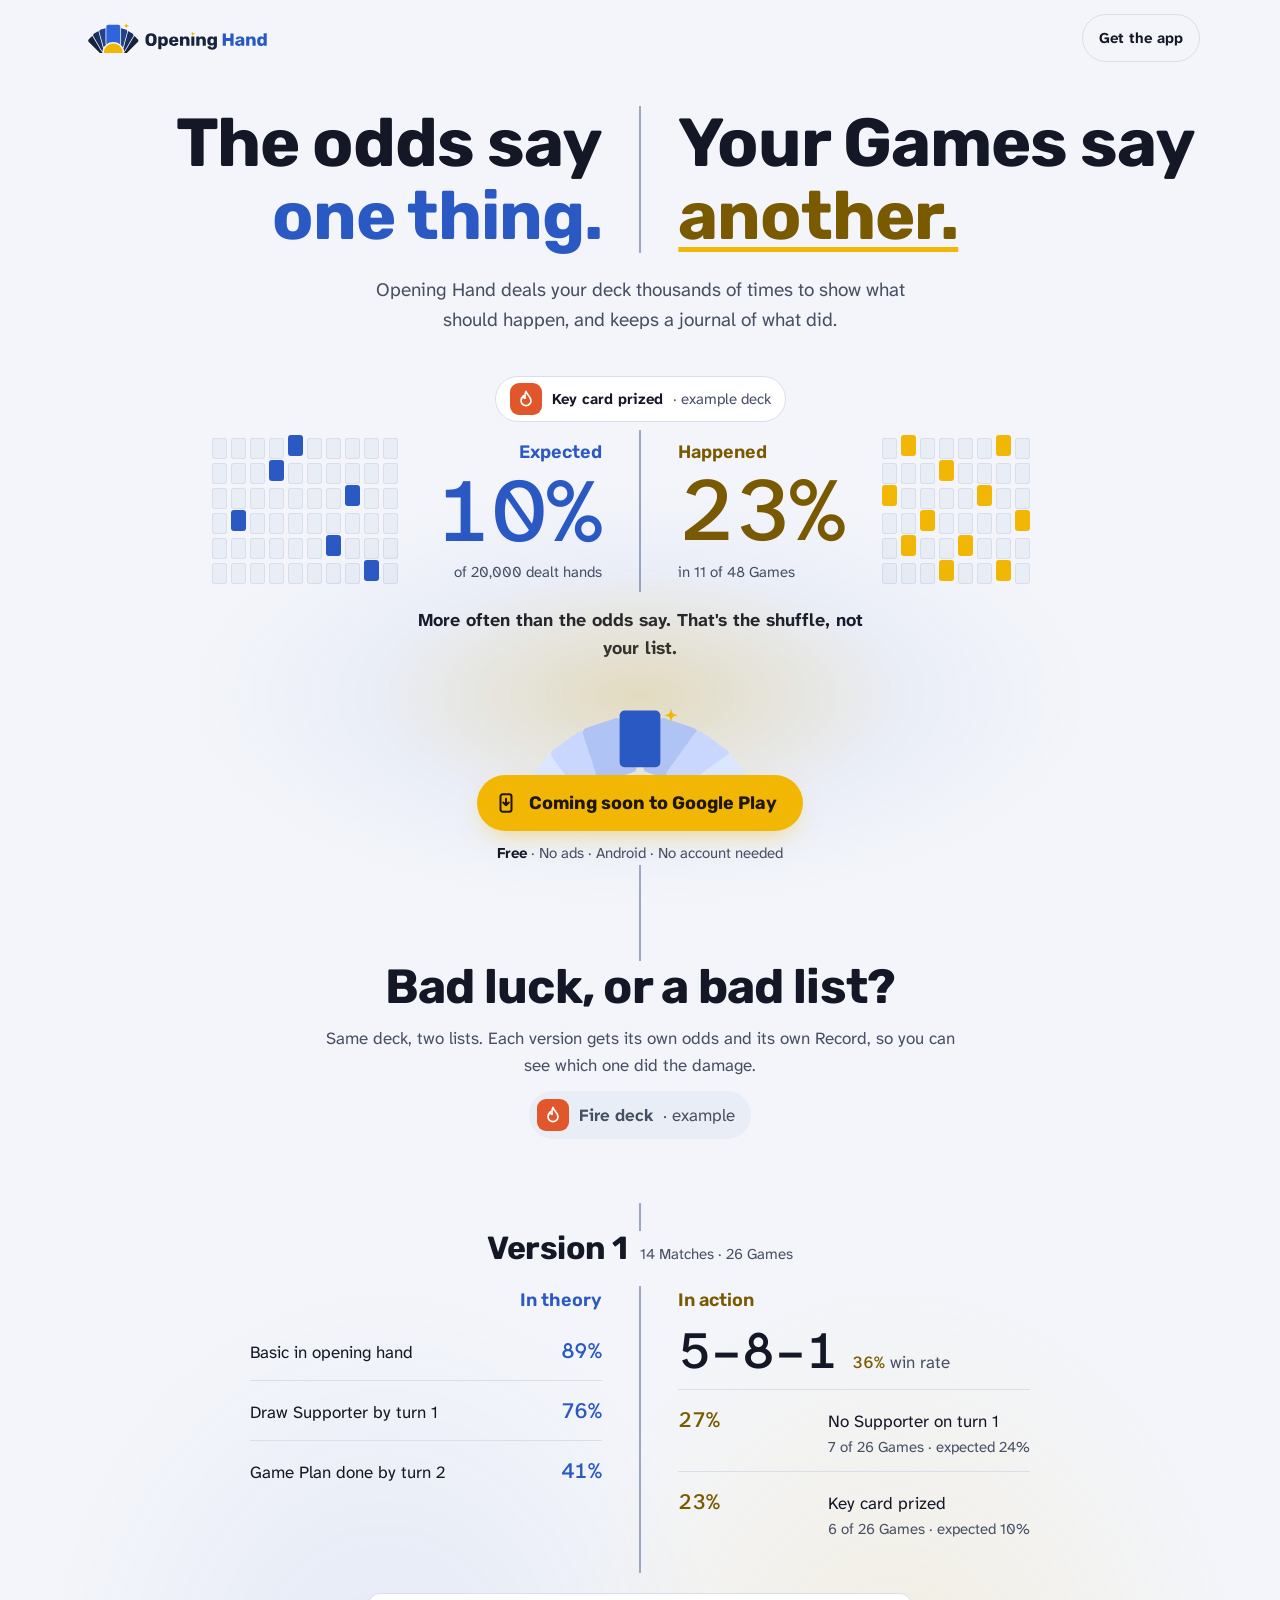
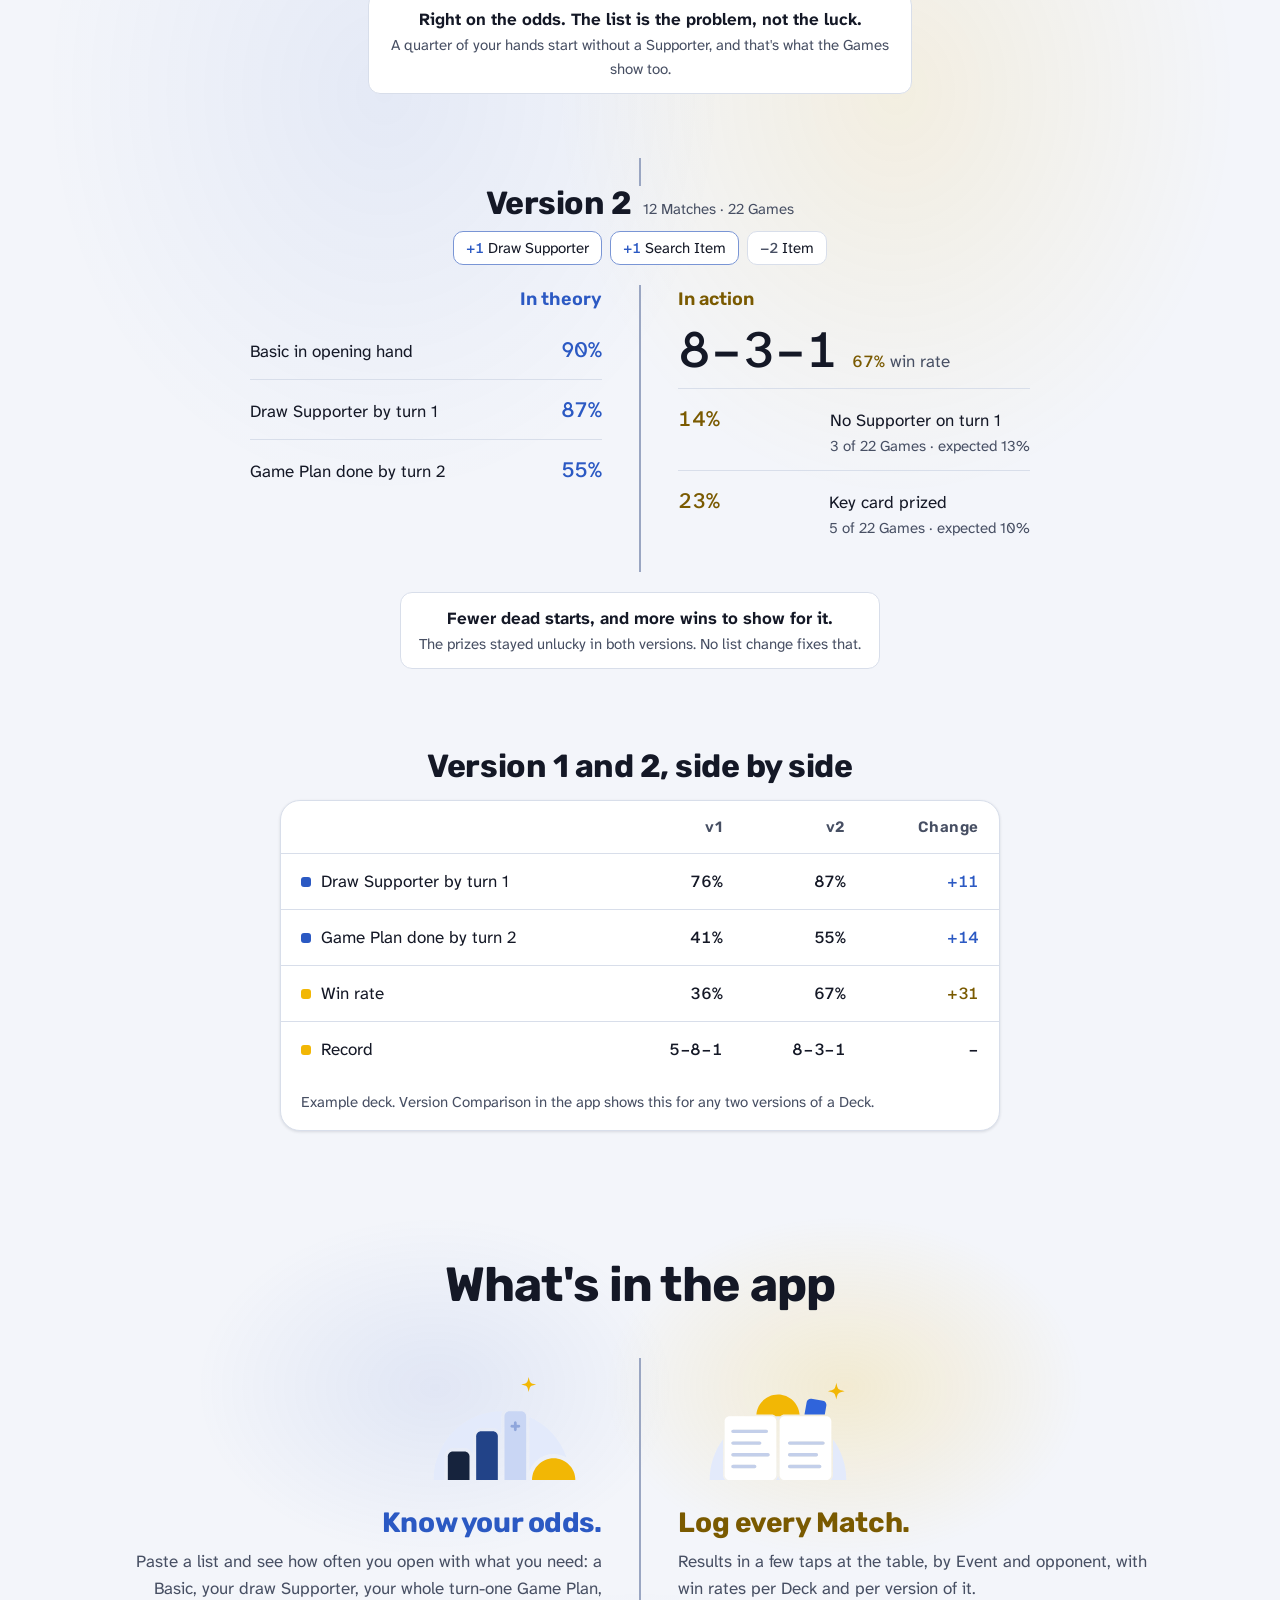
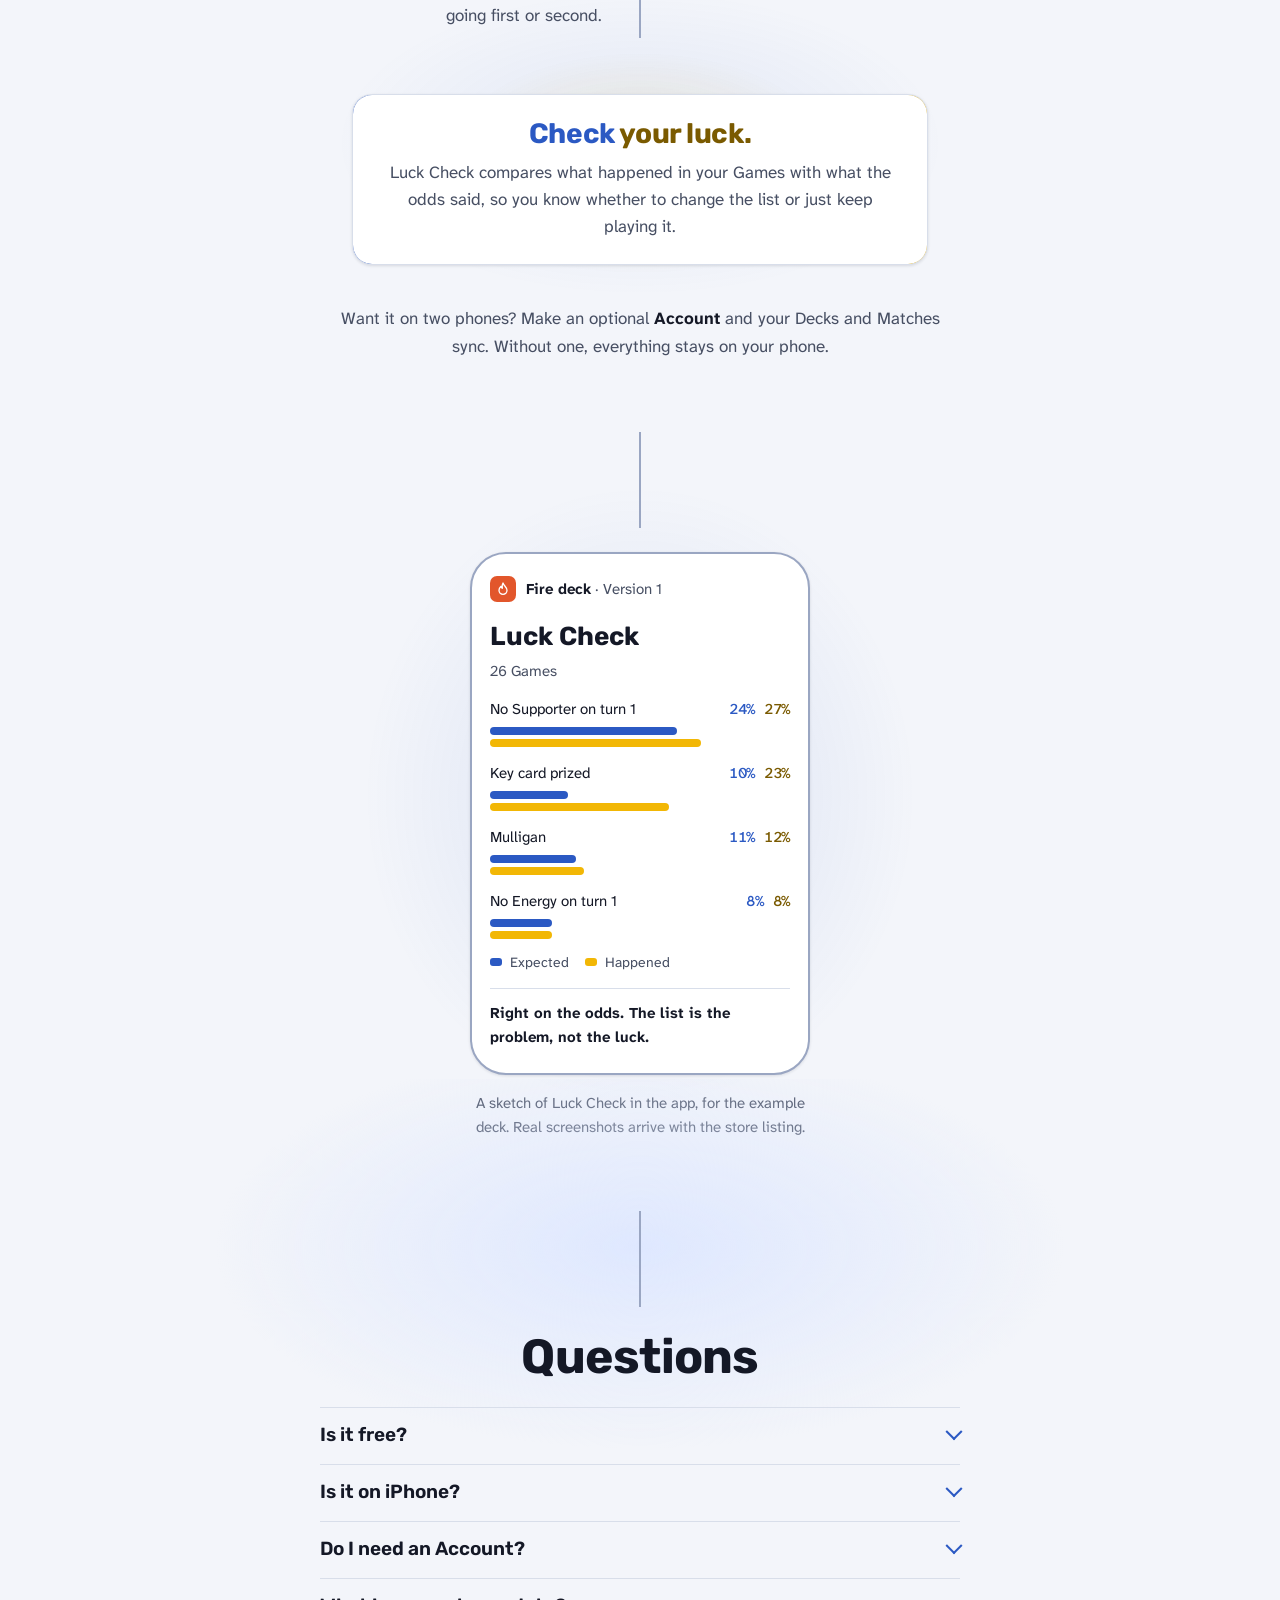
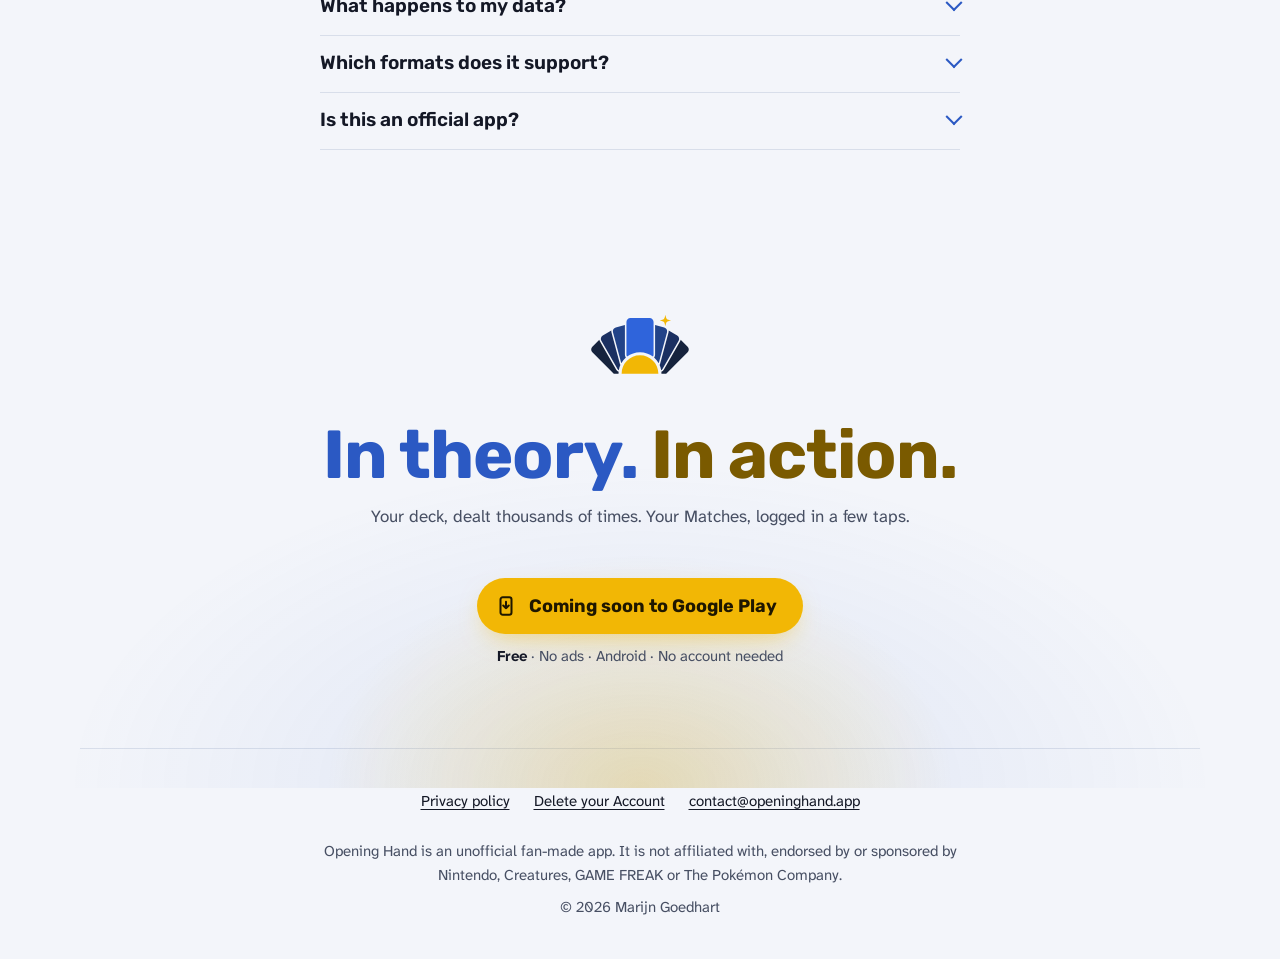
<file: index.html>
<!doctype html>
<html lang="en">
<head>
<meta charset="utf-8">
<meta name="viewport" content="width=device-width, initial-scale=1, viewport-fit=cover">
<title>Opening Hand: Pokémon TCG deck odds and match journal</title>
<meta name="description" content="Opening Hand deals your Pokémon TCG deck thousands of times to show what should happen, and keeps a journal of what did. Free, no ads, Android.">
<link rel="canonical" href="https://openinghand.app/">
<meta name="theme-color" content="#11131A" media="(prefers-color-scheme: dark)">
<meta name="theme-color" content="#F3F5FA" media="(prefers-color-scheme: light)">
<meta name="color-scheme" content="dark light">
<link rel="icon" href="/favicon.svg" type="image/svg+xml">
<link rel="icon" href="/favicon.ico" sizes="any">
<link rel="apple-touch-icon" href="/apple-touch-icon.png">
<link rel="preload" href="/assets/fonts/rubik-700.woff2" as="font" type="font/woff2" crossorigin>
<link rel="preload" href="/assets/fonts/atkinson-next-400.woff2" as="font" type="font/woff2" crossorigin>
<link rel="stylesheet" href="/style.css">
<meta property="og:type" content="website">
<meta property="og:site_name" content="Opening Hand">
<meta property="og:title" content="Opening Hand: Pokémon TCG deck odds and match journal">
<meta property="og:description" content="Opening Hand deals your Pokémon TCG deck thousands of times to show what should happen, and keeps a journal of what did. Free, no ads, Android.">
<meta property="og:url" content="https://openinghand.app/">
<meta property="og:image" content="https://openinghand.app/og-image.png">
<meta property="og:image:width" content="1200">
<meta property="og:image:height" content="630">
<meta property="og:image:alt" content="Opening Hand: the odds say one thing, your Games say another.">
<meta name="twitter:card" content="summary_large_image">
</head>
<body>
<div class="wrap">
  <header class="top">
    <a class="logo" href="/">
      <picture><source srcset="/assets/logo/opening-hand-horizontal.svg" media="(prefers-color-scheme: light)"><img src="/assets/logo/opening-hand-horizontal-dark.svg" alt="Opening Hand" width="1002" height="239"></picture>
    </a>
    <a class="jump" href="#get">Get the app</a>
  </header>

  <main id="top">
    <section class="hero" aria-labelledby="h1">


      <h1 id="h1" class="split">
        <span class="t">The odds say <span class="l2"><em>one thing.</em></span></span>
        <span class="a">Your Games say <span class="l2"><em>another.</em></span></span>
      </h1>
      <p class="lede">Opening Hand deals your deck thousands of times to show what should happen, and keeps a journal of what did.</p>

      <div class="proof">
        <p class="proof-label"><span><span class="badge" aria-hidden="true"><svg viewBox="0 0 24 24" fill="none" stroke="#fff" stroke-width="2" stroke-linecap="round" stroke-linejoin="round"><path d="M12 3c1 4 6 6 6 11a6 6 0 0 1-12 0c0-3 2-5 3-6 0 2 1 3 2 3 0-3-1-5 1-8z"/></svg></span>Key card prized <span class="ex">· example deck</span></span></p>
        <div class="split pairgrid">
          <div class="cell t">
            <p class="cell-num"><span class="side">Expected</span><span class="big num" data-count="10">10%</span><span class="how">of 20,000 dealt hands</span></p>
            <div class="deal t" role="img" aria-label="60 dealt hands, 6 of them with the key card prized"><i></i><i></i><i></i><i></i><i class="on" style="--d:0"></i><i></i><i></i><i></i><i></i><i></i><i></i><i></i><i></i><i class="on" style="--d:1"></i><i></i><i></i><i></i><i></i><i></i><i></i><i></i><i></i><i></i><i></i><i></i><i></i><i></i><i class="on" style="--d:2"></i><i></i><i></i><i></i><i class="on" style="--d:3"></i><i></i><i></i><i></i><i></i><i></i><i></i><i></i><i></i><i></i><i></i><i></i><i></i><i></i><i></i><i class="on" style="--d:4"></i><i></i><i></i><i></i><i></i><i></i><i></i><i></i><i></i><i></i><i></i><i></i><i class="on" style="--d:5"></i><i></i></div>
          </div>
          <div class="cell a">
            <p class="cell-num"><span class="side">Happened</span><span class="big num" data-count="23">23%</span><span class="how">in 11 of 48 Games</span></p>
            <div class="deal a" role="img" aria-label="48 Games, 11 of them with the key card prized"><i></i><i class="on" style="--d:0"></i><i></i><i></i><i></i><i></i><i class="on" style="--d:1"></i><i></i><i></i><i></i><i></i><i class="on" style="--d:2"></i><i></i><i></i><i></i><i></i><i class="on" style="--d:3"></i><i></i><i></i><i></i><i></i><i class="on" style="--d:4"></i><i></i><i></i><i></i><i></i><i class="on" style="--d:5"></i><i></i><i></i><i></i><i></i><i class="on" style="--d:6"></i><i></i><i class="on" style="--d:7"></i><i></i><i></i><i class="on" style="--d:8"></i><i></i><i></i><i></i><i></i><i></i><i></i><i class="on" style="--d:9"></i><i></i><i></i><i class="on" style="--d:10"></i><i></i></div>
          </div>
        </div>
        <p class="verdict">More often than the odds say. That's the shuffle, not your list.</p>
      </div>

      <div class="get hero-get">
        <div class="fan" aria-hidden="true">
        <svg viewBox="0 0 560 250">
            <g transform="translate(280 262)">
              <rect class="c3" x="-38" y="-236" width="76" height="106" rx="9" transform="rotate(-54)"/>
              <rect class="c2" x="-38" y="-236" width="76" height="106" rx="9" transform="rotate(-36)"/>
              <rect class="c1" x="-38" y="-236" width="76" height="106" rx="9" transform="rotate(-18)"/>
              <rect class="c1" x="-38" y="-236" width="76" height="106" rx="9" transform="rotate(18)"/>
              <rect class="c2" x="-38" y="-236" width="76" height="106" rx="9" transform="rotate(36)"/>
              <rect class="c3" x="-38" y="-236" width="76" height="106" rx="9" transform="rotate(54)"/>
              <rect class="c0" x="-38" y="-248" width="76" height="106" rx="9"/>
              <path class="spark" d="M58,-252c2.3,10.5 2.3,10.5 12.8,12.8c-10.5,2.3 -10.5,2.3 -12.8,12.8c-2.3,-10.5 -2.3,-10.5 -12.8,-12.8c10.5,-2.3 10.5,-2.3 12.8,-12.8z"/>
            </g>
          </svg>
      </div>
        <p class="pill" role="note">
          <svg width="22" height="22" viewBox="0 0 24 24" fill="none" stroke="currentColor" stroke-width="2.2" stroke-linecap="round" stroke-linejoin="round" aria-hidden="true"><rect x="6" y="2.5" width="12" height="19" rx="2.5"/><path d="M12 7.5v7M9 11.5l3 3 3-3"/></svg>
          Coming soon to Google Play
        </p>
        <p class="terms"><b>Free</b> · No ads · Android · No account needed</p>
      </div>
    </section>

    <div class="split bridge" aria-hidden="true"></div>

    <section class="versions glow" aria-labelledby="h-versions">
      <div class="intro">
        <h2 id="h-versions">Bad luck, or a bad list?</h2>
        <p>Same deck, two lists. Each version gets its own odds and its own Record, so you can see which one did the damage.</p>
        <p class="deckline"><span class="badge" aria-hidden="true"><svg viewBox="0 0 24 24" fill="none" stroke="#fff" stroke-width="2" stroke-linecap="round" stroke-linejoin="round"><path d="M12 3c1 4 6 6 6 11a6 6 0 0 1-12 0c0-3 2-5 3-6 0 2 1 3 2 3 0-3-1-5 1-8z"/></svg></span>Fire deck <span class="ex">· example</span></p>
      </div>

      <article class="reveal version" aria-labelledby="h-v1">
        <div class="split bridge" aria-hidden="true" style="height:28px"></div>
        <div class="vhead">
          <h3 id="h-v1">Version 1 <span class="meta">14 Matches · 26 Games</span></h3>
        </div>
        <div class="split vgrid">
          <div class="t">
            <p class="colhead">In theory</p>
            <ul class="rows">
              <li><span class="k">Basic in opening hand</span><span class="v num">89%</span></li>
              <li><span class="k">Draw Supporter by turn 1</span><span class="v num">76%</span></li>
              <li><span class="k">Game Plan done by turn&nbsp;2</span><span class="v num">41%</span></li>
            </ul>
          </div>
          <div class="a">
            <p class="colhead">In action</p>
            <div class="record"><span class="num">5–8–1</span><span class="wr"><b>36%</b> win rate</span></div>
            <ul class="rows">
              <li><span class="k">No Supporter on turn 1<small><span>7 of 26 Games</span><span class="x">expected 24%</span></small></span><span class="v num">27%</span></li>
              <li><span class="k">Key card prized<small><span>6 of 26 Games</span><span class="x">expected 10%</span></small></span><span class="v num">23%</span></li>
            </ul>
          </div>
        </div>
        <div class="split bridge" aria-hidden="true" style="height:20px"></div>
        <div class="vverdict"><p>Right on the odds. The list is the problem, not the luck.<span>A quarter of your hands start without a Supporter, and that's what the Games show too.</span></p></div>
      </article>

      <article class="reveal version" aria-labelledby="h-v2">
        <div class="split bridge" aria-hidden="true" style="height:28px"></div>
        <div class="vhead">
          <h3 id="h-v2">Version 2 <span class="meta">12 Matches · 22 Games</span></h3>
          <ul class="diff" aria-label="Cards that changed from version 1">
            <li class="add"><b>+1</b> Draw Supporter</li>
            <li class="add"><b>+1</b> Search Item</li>
            <li class="cut"><b>−2</b> Item</li>
          </ul>
        </div>
        <div class="split vgrid">
          <div class="t">
            <p class="colhead">In theory</p>
            <ul class="rows">
              <li><span class="k">Basic in opening hand</span><span class="v num">90%</span></li>
              <li><span class="k">Draw Supporter by turn 1</span><span class="v num">87%</span></li>
              <li><span class="k">Game Plan done by turn&nbsp;2</span><span class="v num">55%</span></li>
            </ul>
          </div>
          <div class="a">
            <p class="colhead">In action</p>
            <div class="record"><span class="num">8–3–1</span><span class="wr"><b>67%</b> win rate</span></div>
            <ul class="rows">
              <li><span class="k">No Supporter on turn 1<small><span>3 of 22 Games</span><span class="x">expected 13%</span></small></span><span class="v num">14%</span></li>
              <li><span class="k">Key card prized<small><span>5 of 22 Games</span><span class="x">expected 10%</span></small></span><span class="v num">23%</span></li>
            </ul>
          </div>
        </div>
        <div class="split bridge" aria-hidden="true" style="height:20px"></div>
        <div class="vverdict"><p>Fewer dead starts, and more wins to show for it.<span>The prizes stayed unlucky in both versions. No list change fixes that.</span></p></div>
      </article>

      <div class="reveal compare">
        <h3>Version 1 and 2, side by side</h3>
        <div class="tablebox">
          <table>
            <caption>Example deck. Version Comparison in the app shows this for any two versions of a Deck.</caption>
            <thead><tr><th scope="col"><span class="sr">Stat</span></th><th scope="col">v1</th><th scope="col">v2</th><th scope="col">Change</th></tr></thead>
            <tbody>
              <tr><th scope="row"><span class="side-tag t" aria-hidden="true"></span>Draw Supporter by turn 1</th><td class="num">76%</td><td class="num">87%</td><td class="num"><span class="up">+11</span></td></tr>
              <tr><th scope="row"><span class="side-tag t" aria-hidden="true"></span>Game Plan done by turn 2</th><td class="num">41%</td><td class="num">55%</td><td class="num"><span class="up">+14</span></td></tr>
              <tr class="act"><th scope="row"><span class="side-tag a" aria-hidden="true"></span>Win rate</th><td class="num">36%</td><td class="num">67%</td><td class="num"><span class="up">+31</span></td></tr>
              <tr class="act"><th scope="row"><span class="side-tag a" aria-hidden="true"></span>Record</th><td class="num">5–8–1</td><td class="num">8–3–1</td><td class="num">–</td></tr>
            </tbody>
          </table>
        </div>
      </div>
    </section>

    <section class="what glow" aria-labelledby="h-what">
      <div class="intro"><h2 id="h-what">What's in the app</h2></div>
      <div class="split" style="margin-top:clamp(32px,5vw,48px)">
        <div class="reveal t feat">
          <picture class="ill"><source srcset="/assets/illustrations/empty-stats-light.svg" media="(prefers-color-scheme: light)"><img src="/assets/illustrations/empty-stats-dark.svg" alt="" width="240" height="160"></picture>
          <h3>Know your odds.</h3>
          <p>Paste a list and see how often you open with what you need: a Basic, your draw Supporter, your whole turn-one Game Plan, going first or second.</p>
        </div>
        <div class="reveal a feat">
          <picture class="ill"><source srcset="/assets/illustrations/empty-journal-light.svg" media="(prefers-color-scheme: light)"><img src="/assets/illustrations/empty-journal-dark.svg" alt="" width="240" height="160"></picture>
          <h3>Log every Match.</h3>
          <p>Results in a few taps at the table, by Event and opponent, with win rates per Deck and per version of it.</p>
        </div>
      </div>
      <div class="reveal joined">
        <div class="card">
          <h3><span class="t">Check</span> <span class="a">your luck.</span></h3>
          <p>Luck Check compares what happened in your Games with what the odds said, so you know whether to change the list or just keep playing it.</p>
        </div>
      </div>
      <p class="sync">Want it on two phones? Make an optional <b>Account</b> and your Decks and Matches sync. Without one, everything stays on your phone.</p>
    </section>

    <section class="screens glow" aria-labelledby="h-screens">
      <div class="split bridge" aria-hidden="true"></div>
      <figure class="reveal shot">
        <div class="phone">
          <div class="ph-top"><span class="badge sm" aria-hidden="true"><svg viewBox="0 0 24 24" fill="none" stroke="#fff" stroke-width="2" stroke-linecap="round" stroke-linejoin="round"><path d="M12 3c1 4 6 6 6 11a6 6 0 0 1-12 0c0-3 2-5 3-6 0 2 1 3 2 3 0-3-1-5 1-8z"/></svg></span><span><b>Fire deck</b> · Version 1</span></div>
          <p class="ph-title" id="h-screens">Luck Check</p>
          <p class="ph-sub">26 Games</p>
          <ul class="lcl">
            <li><span class="lk">No Supporter on turn 1</span><span class="bars"><i class="e" style="--w:24%"></i><i class="h" style="--w:27%"></i></span><span class="lv num"><span class="ev">24%</span> <span class="hv">27%</span></span></li>
            <li><span class="lk">Key card prized</span><span class="bars"><i class="e" style="--w:10%"></i><i class="h" style="--w:23%"></i></span><span class="lv num"><span class="ev">10%</span> <span class="hv">23%</span></span></li>
            <li><span class="lk">Mulligan</span><span class="bars"><i class="e" style="--w:11%"></i><i class="h" style="--w:12%"></i></span><span class="lv num"><span class="ev">11%</span> <span class="hv">12%</span></span></li>
            <li><span class="lk">No Energy on turn 1</span><span class="bars"><i class="e" style="--w:8%"></i><i class="h" style="--w:8%"></i></span><span class="lv num"><span class="ev">8%</span> <span class="hv">8%</span></span></li>
          </ul>
          <p class="ph-key"><span class="ke"></span>Expected <span class="kh"></span>Happened</p>
          <p class="ph-verdict">Right on the odds. The list is the problem, not the luck.</p>
        </div>
        <figcaption>A sketch of Luck Check in the app, for the example deck. Real screenshots arrive with the store listing.</figcaption>
      </figure>
    </section>

    <section class="faq glow" aria-labelledby="h-faq">
      <div class="split bridge" aria-hidden="true"></div>
      <h2 id="h-faq">Questions</h2>
      <div class="reveal list">
        <details><summary>Is it free?</summary><p>Yes, and there are no ads.</p></details>
        <details><summary>Is it on iPhone?</summary><p>Not yet. Android comes first.</p></details>
        <details><summary>Do I need an Account?</summary><p>No. Everything works without one. An Account only adds sync between phones and a backup in the cloud.</p></details>
        <details><summary>What happens to my data?</summary><p>Without an Account, nothing leaves your phone. With one, read the <a href="/privacy/">privacy policy</a>.</p></details>
        <details><summary>Which formats does it support?</summary><p>Standard, with cards up to the newest set we've added.</p></details>
        <details><summary>Is this an official app?</summary><p>No. Opening Hand is an unofficial fan-made app, not affiliated with Nintendo, Creatures, GAME FREAK or The Pokémon Company.</p></details>
      </div>
    </section>

    <section class="close glow" id="get" aria-labelledby="h-close">
      <div class="sym reveal" aria-hidden="true"><img src="/assets/logo/opening-hand-symbol.svg" alt="" width="256" height="256"></div>
      <h2 id="h-close"><span class="t">In theory.</span> <span class="a">In action.</span></h2>
      <p class="line">Your deck, dealt thousands of times. Your Matches, logged in a few taps.</p>
      <div class="get">
        <p class="pill" role="note">
          <svg width="22" height="22" viewBox="0 0 24 24" fill="none" stroke="currentColor" stroke-width="2.2" stroke-linecap="round" stroke-linejoin="round" aria-hidden="true"><rect x="6" y="2.5" width="12" height="19" rx="2.5"/><path d="M12 7.5v7M9 11.5l3 3 3-3"/></svg>
          Coming soon to Google Play
        </p>
        <p class="terms"><b>Free</b> · No ads · Android · No account needed</p>
      </div>
    </section>
  </main>

  <footer>
    <nav class="links" aria-label="Site">
      <a href="/privacy/">Privacy policy</a>
      <a href="/delete-account/">Delete your Account</a>
      <a href="mailto:contact@openinghand.app">contact@openinghand.app</a>
    </nav>
    <p>Opening Hand is an unofficial fan-made app. It is not affiliated with, endorsed by or sponsored by Nintendo, Creatures, GAME FREAK or The Pokémon Company.</p>
    <p>© 2026 Marijn Goedhart</p>
  </footer>
</div>

<script>
(() => {
  if (!matchMedia('(prefers-reduced-motion: no-preference)').matches) return;
  document.querySelectorAll('[data-count]').forEach(el => {
    const end = +el.dataset.count, t0 = performance.now(), dur = 1500;
    const tick = now => {
      const p = Math.min(1, (now - t0) / dur), e = 1 - Math.pow(1 - p, 4);
      el.textContent = Math.round(Math.max(1, end * e)) + '%';
      if (p < 1) requestAnimationFrame(tick);
    };
    requestAnimationFrame(tick);
  });
})();
</script>
</body>
</html>
</file>
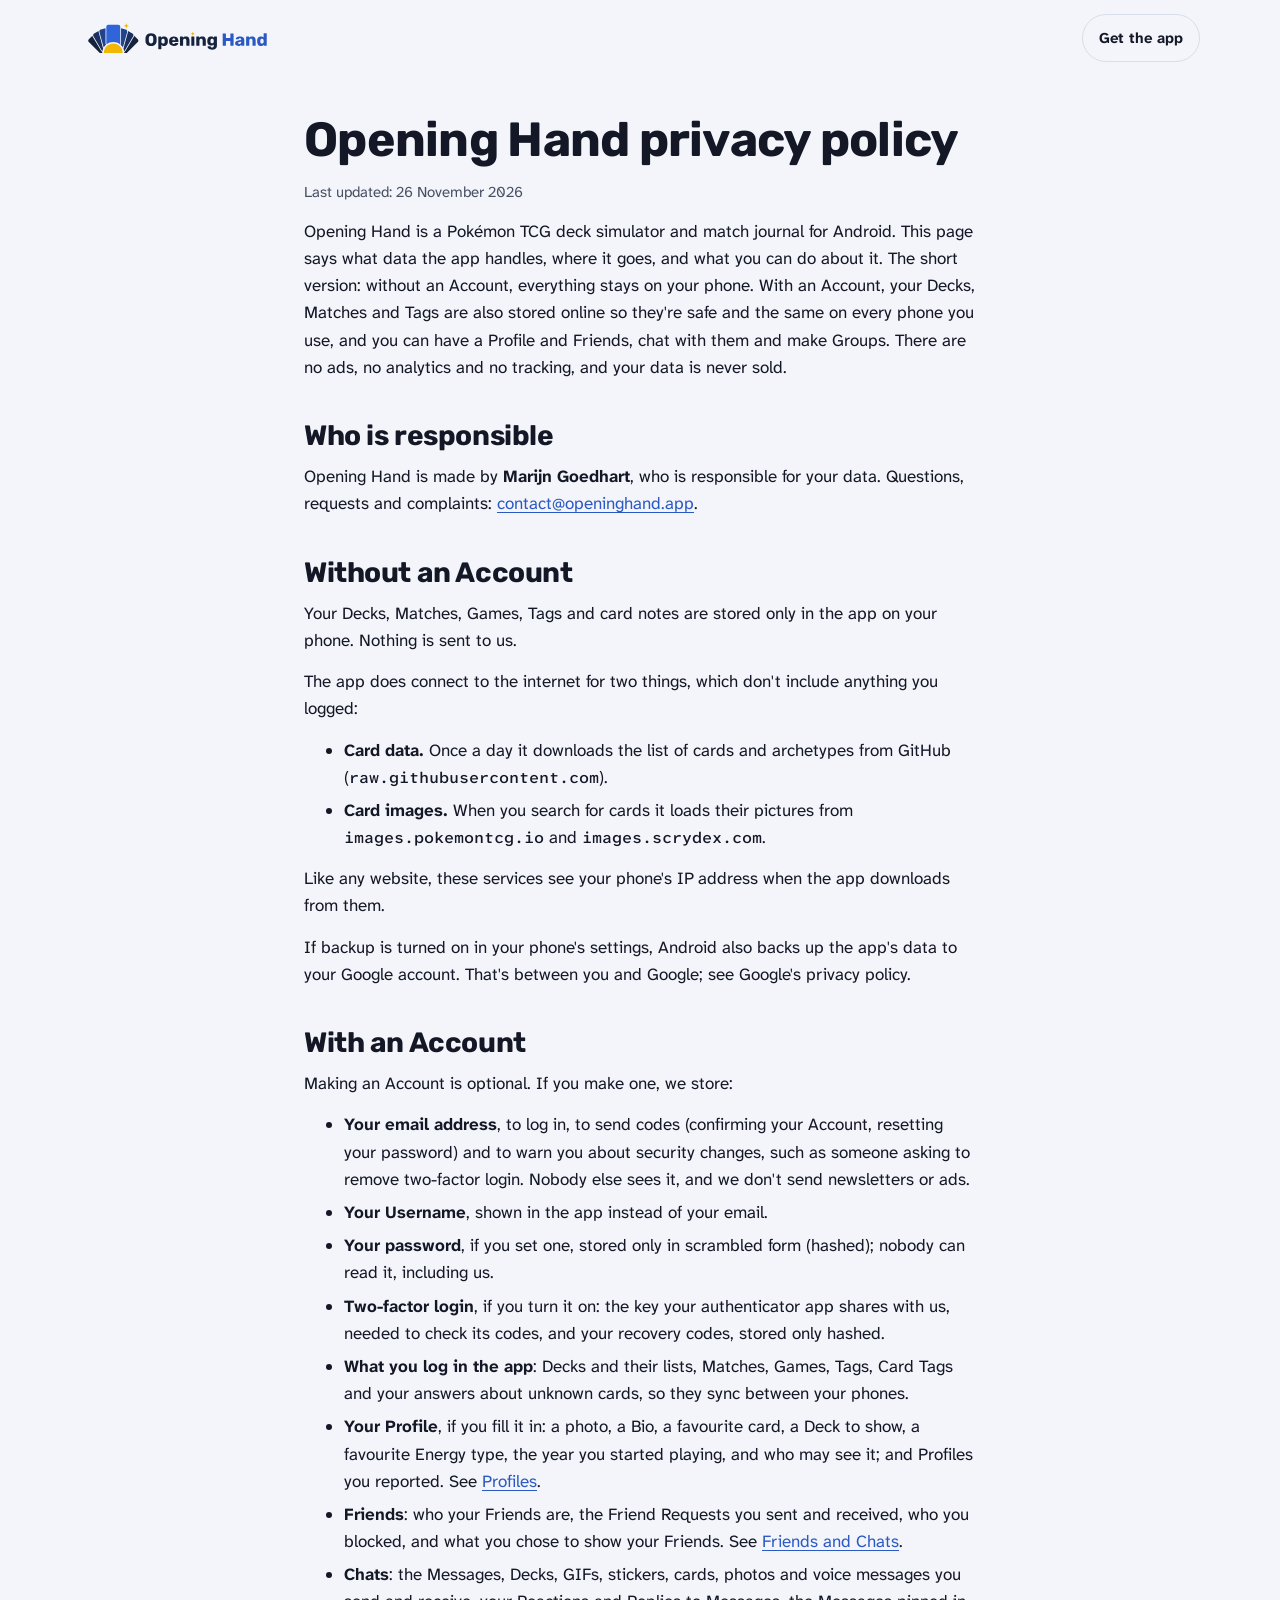
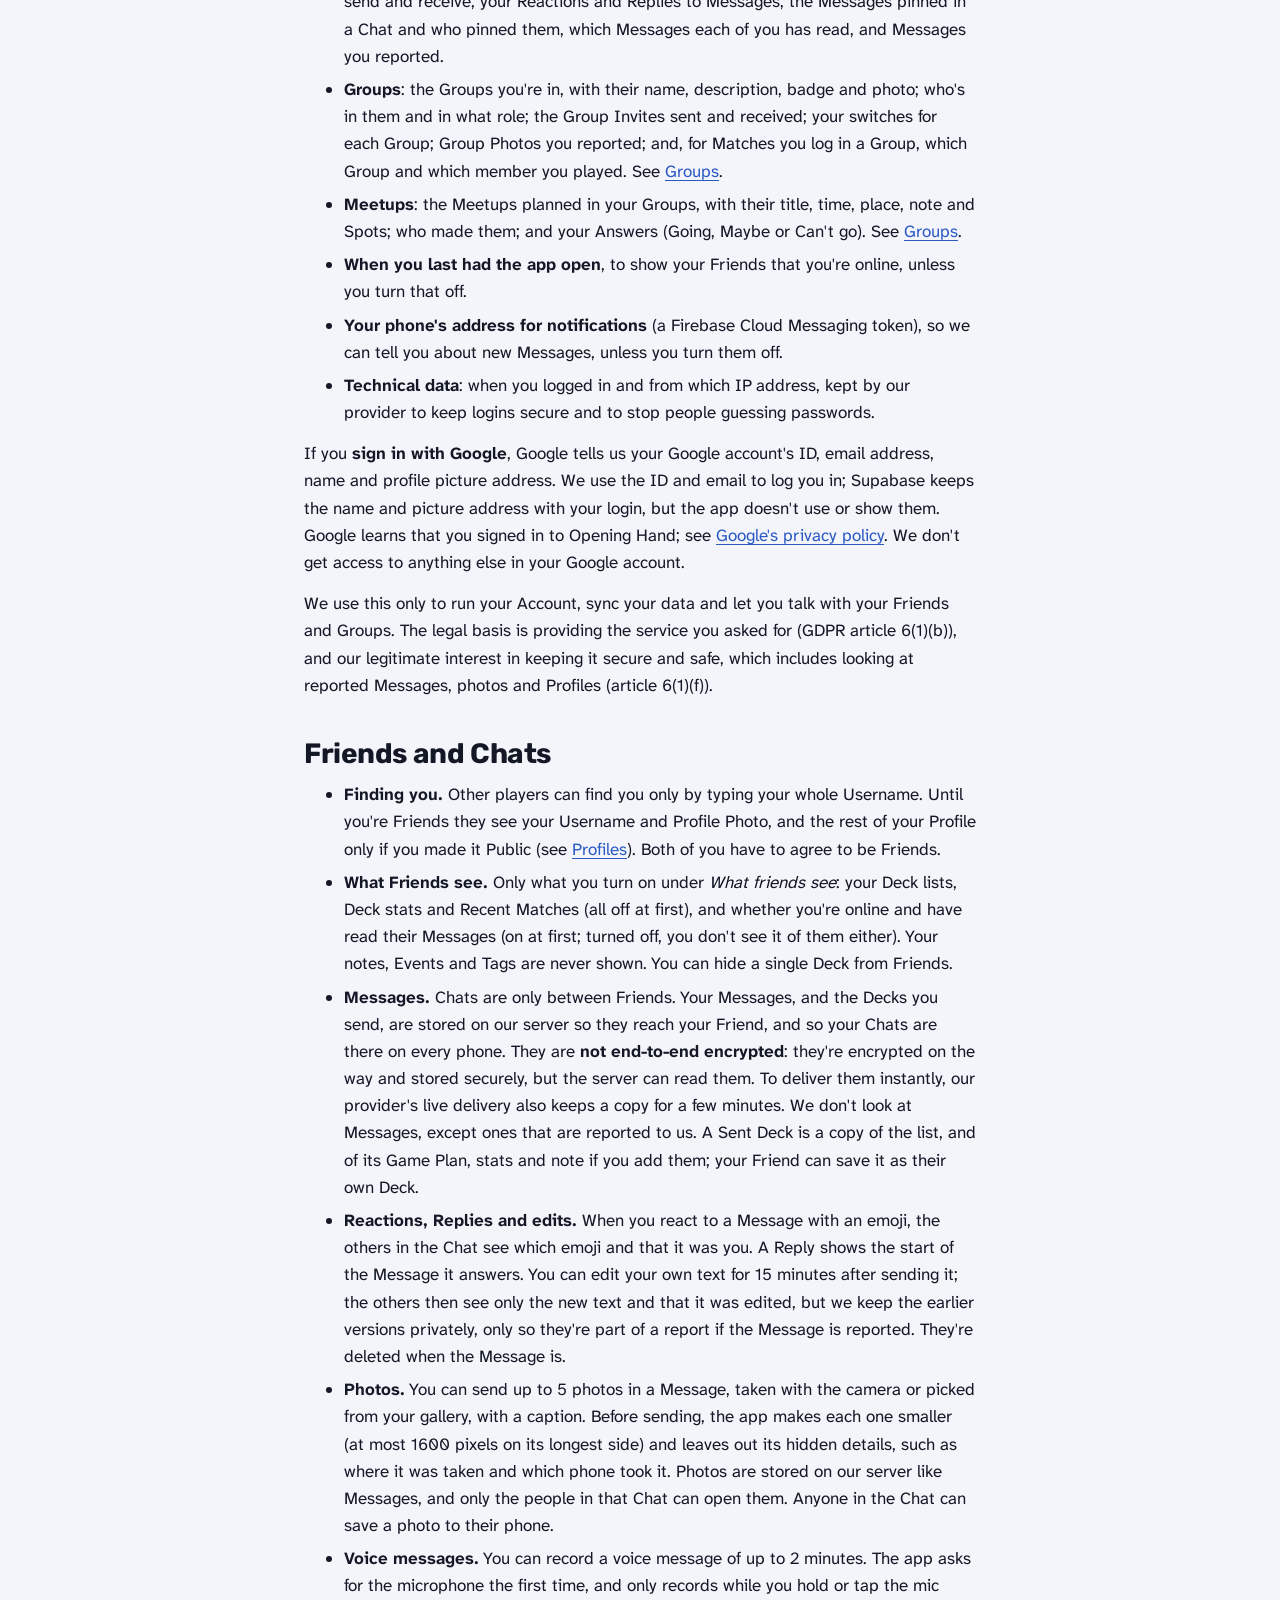
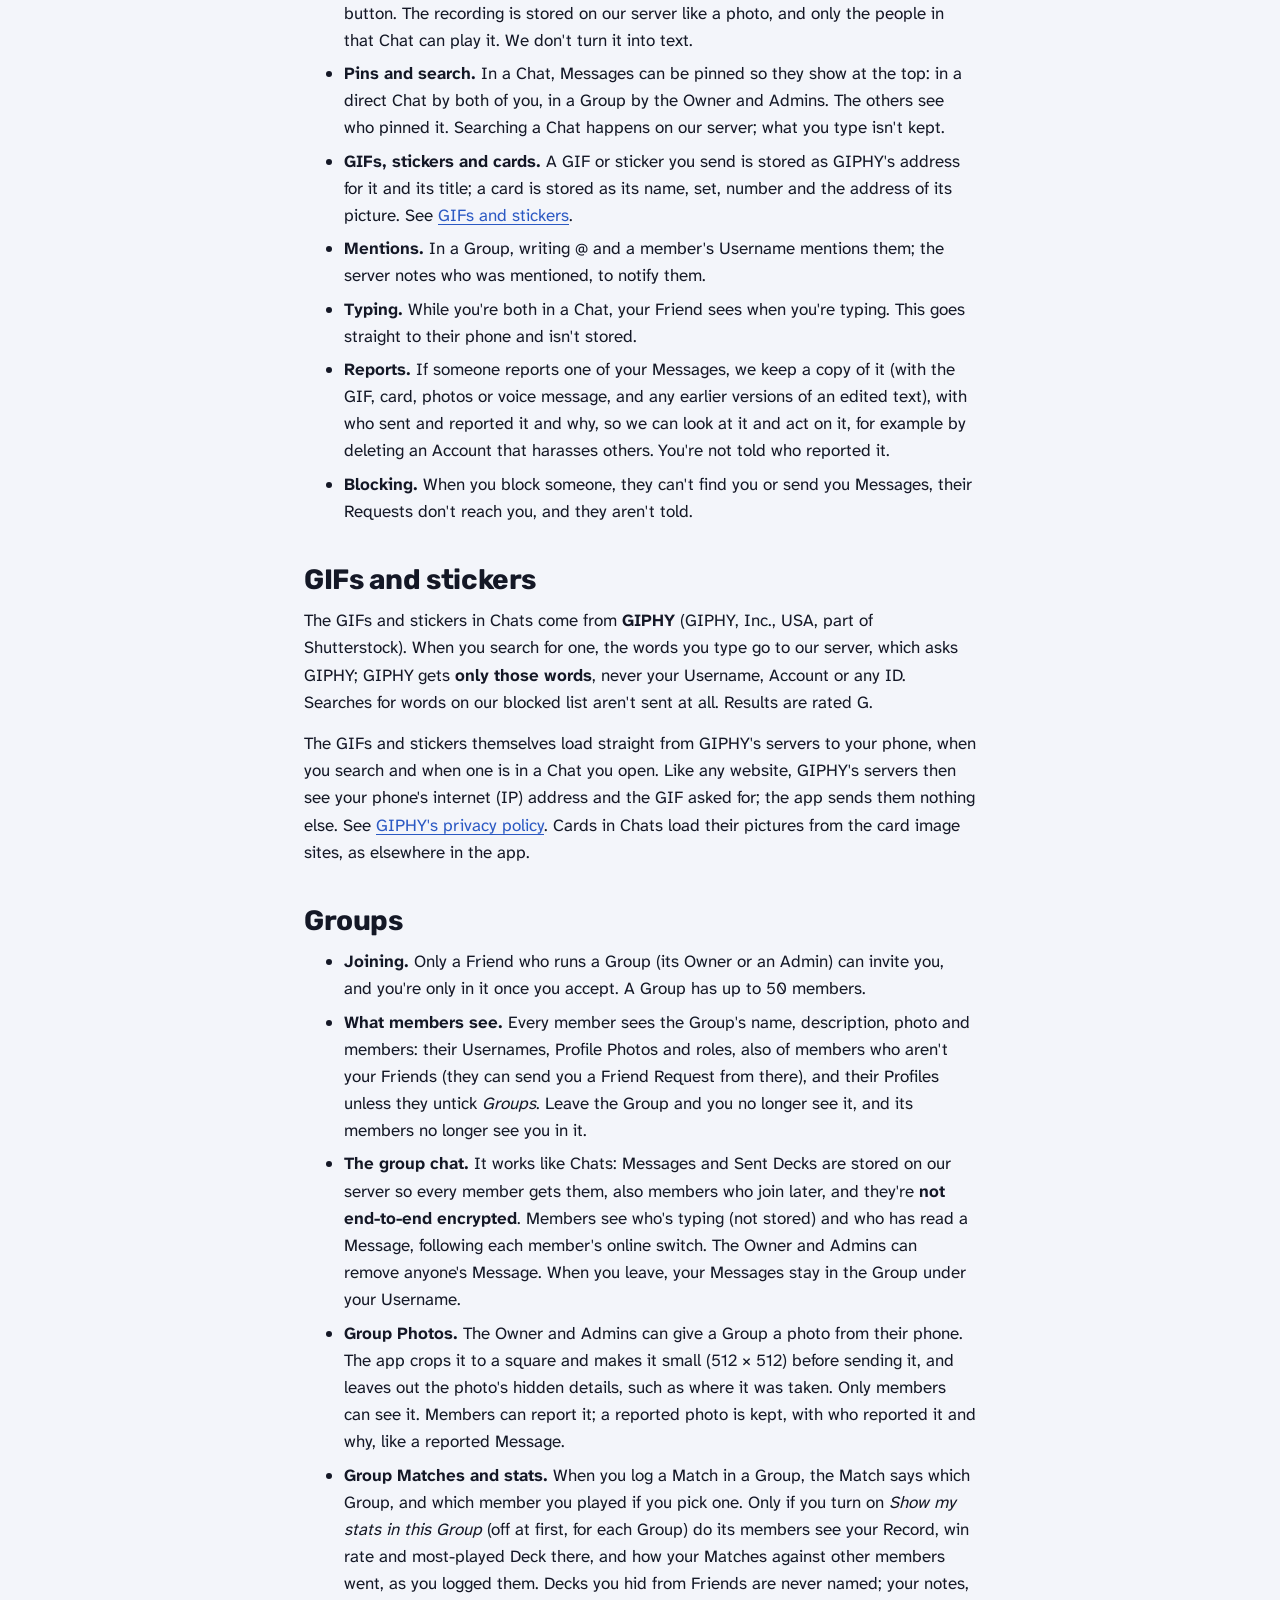
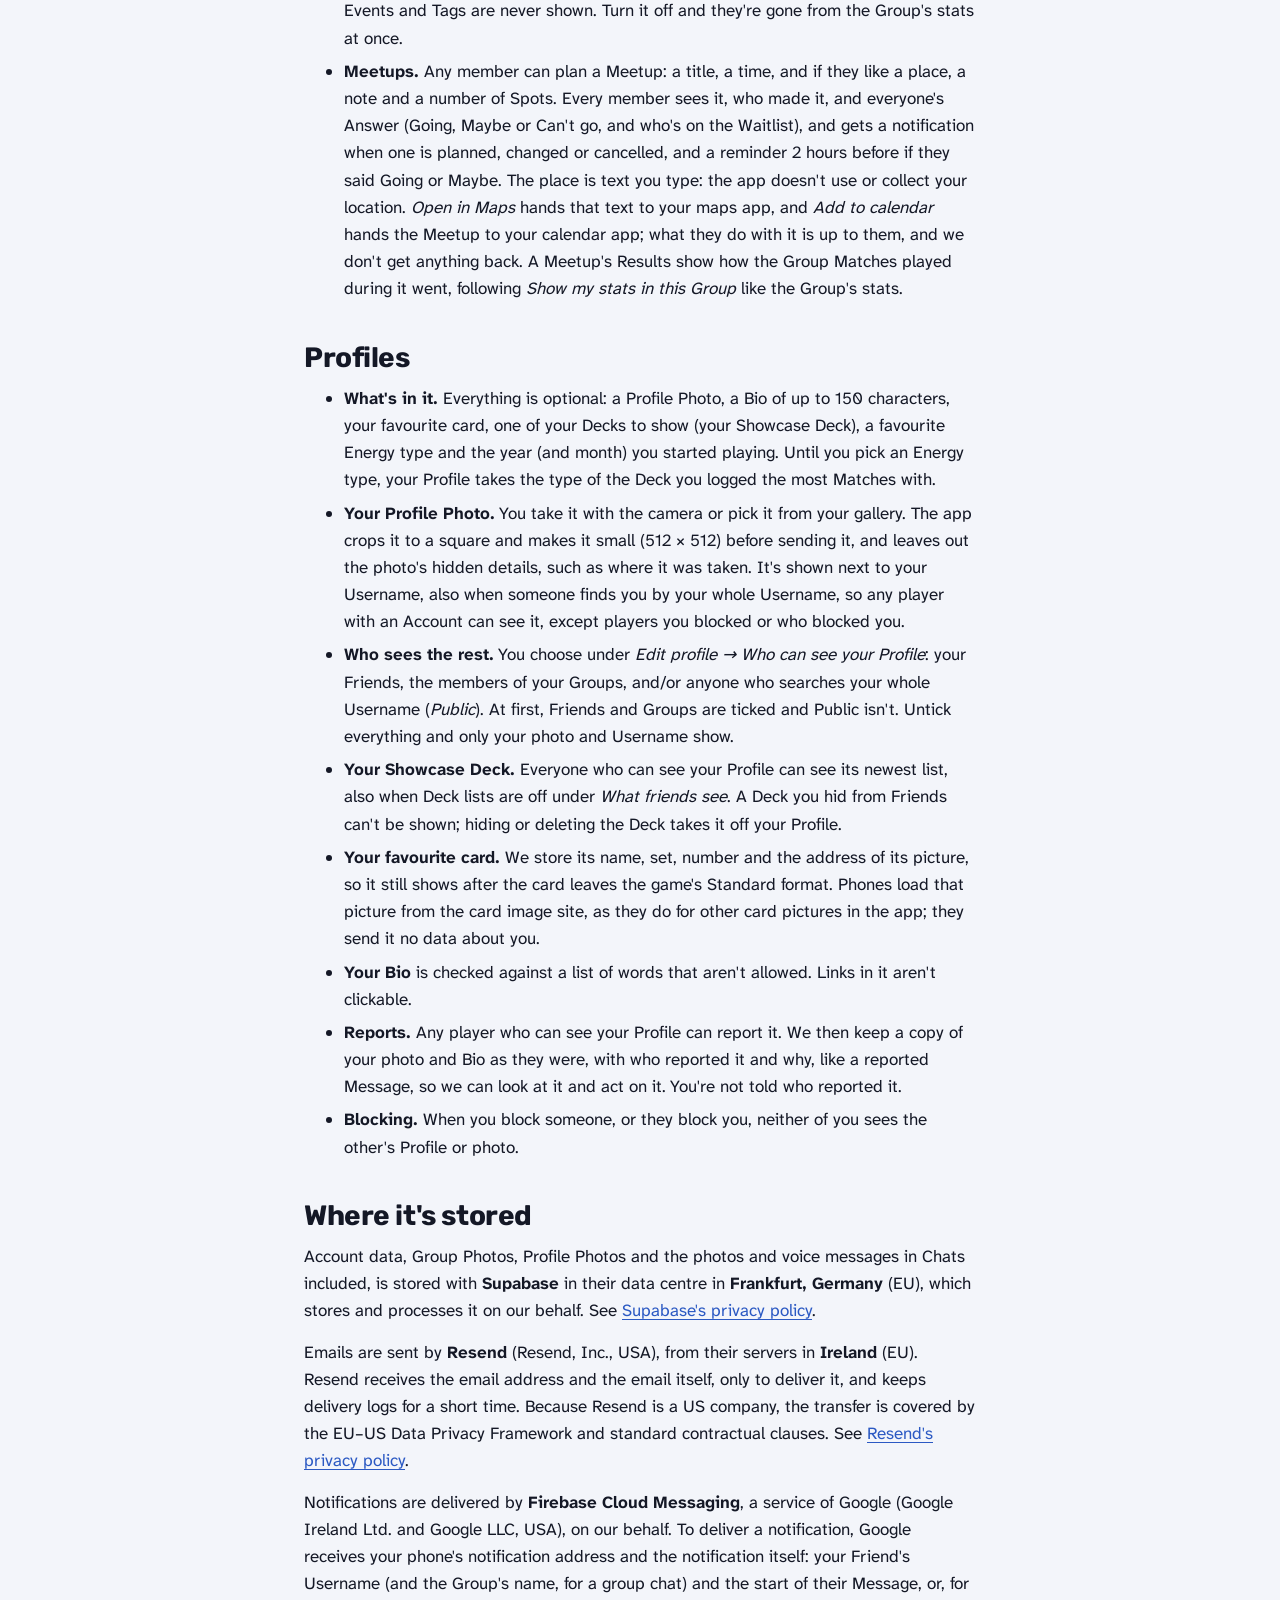
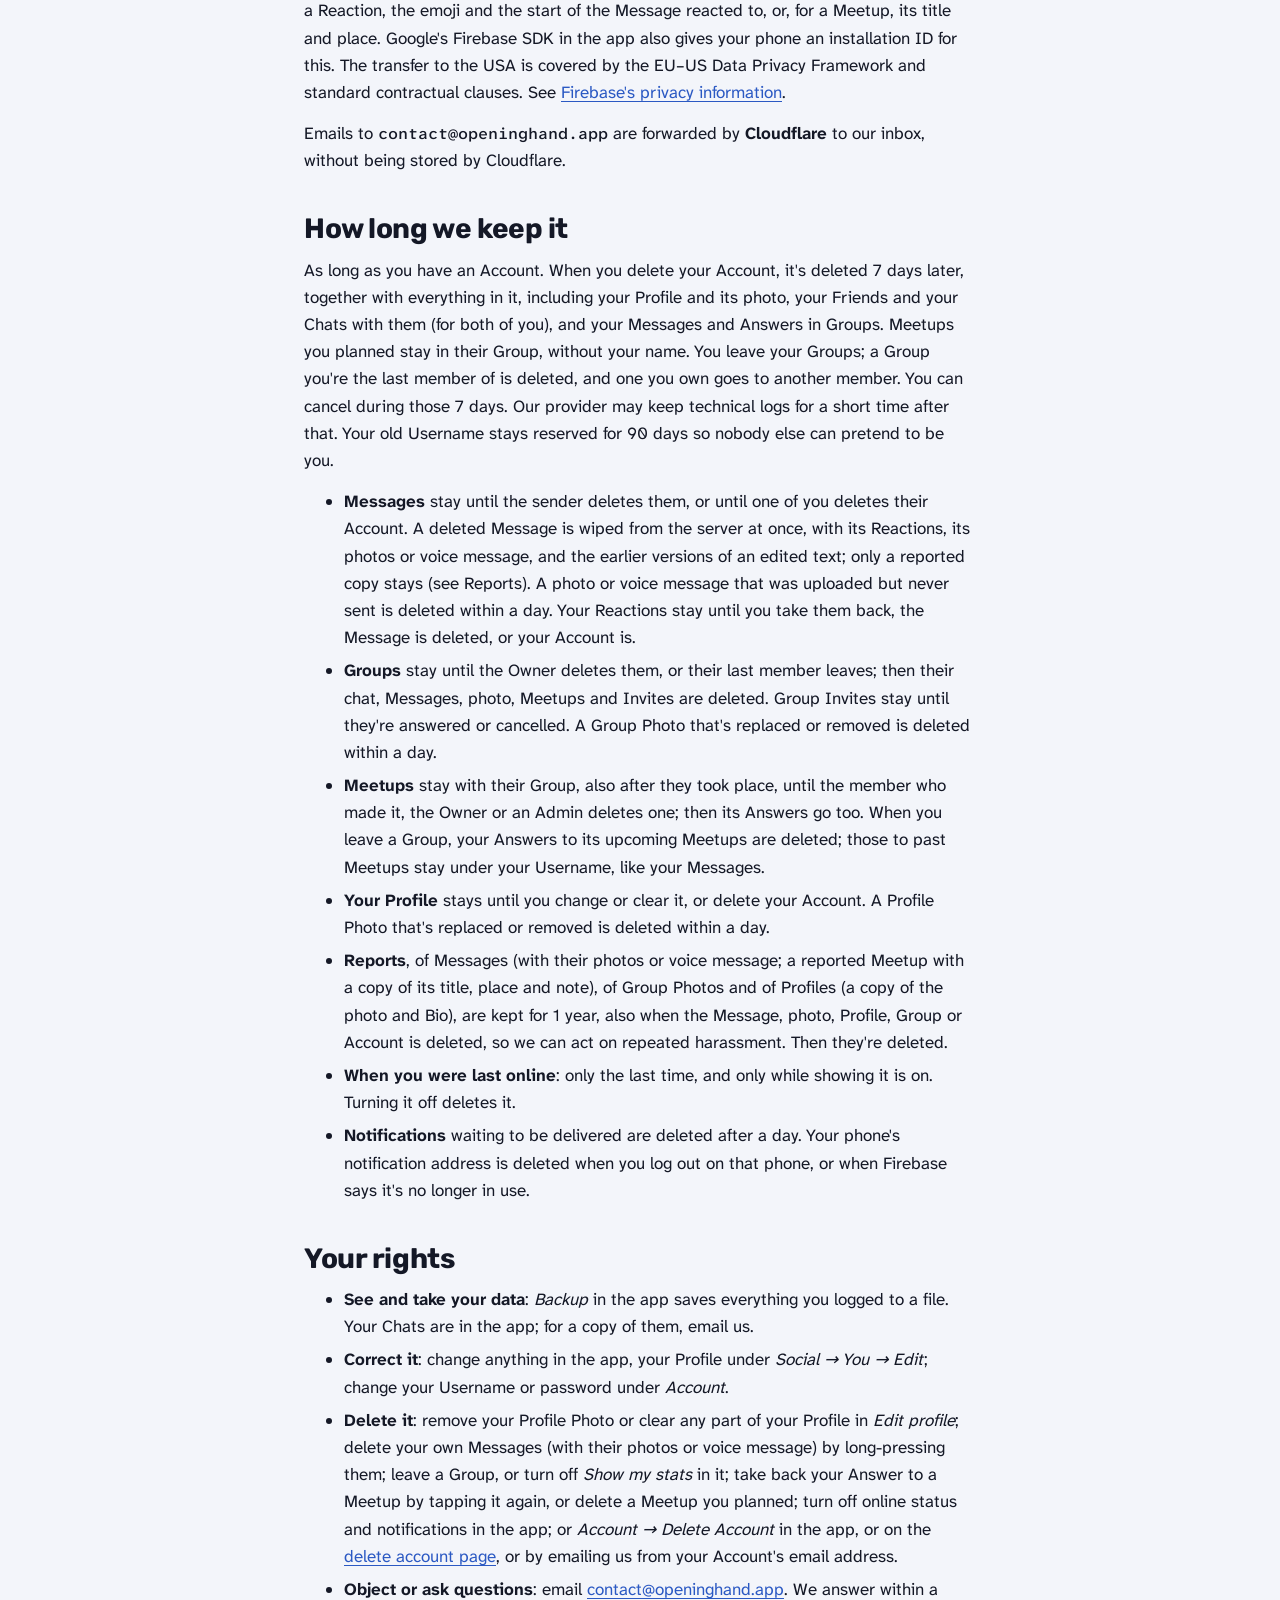
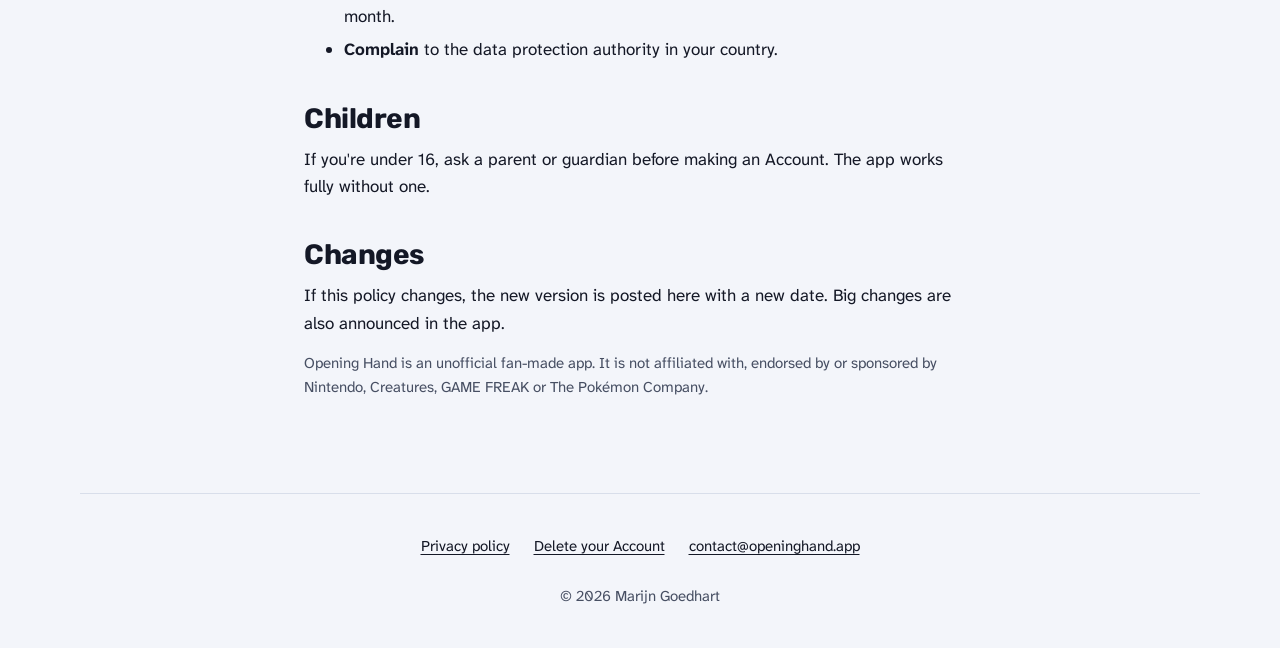
<file: privacy/index.html>
<!doctype html>
<html lang="en">
<head>
<meta charset="utf-8">
<meta name="viewport" content="width=device-width, initial-scale=1">
<title>Opening Hand privacy policy</title>
<link rel="icon" href="/favicon.svg" type="image/svg+xml">
<link rel="icon" href="/favicon.ico" sizes="any">
<link rel="apple-touch-icon" href="/apple-touch-icon.png">
<meta name="theme-color" content="#11131A" media="(prefers-color-scheme: dark)">
<meta name="theme-color" content="#F3F5FA" media="(prefers-color-scheme: light)">
<link rel="preload" href="/assets/fonts/rubik-700.woff2" as="font" type="font/woff2" crossorigin>
<link rel="preload" href="/assets/fonts/atkinson-next-400.woff2" as="font" type="font/woff2" crossorigin>
<link rel="stylesheet" href="/style.css">
</head>
<body>
<div class="wrap">
  <header class="top">
    <a class="logo" href="/">
      <picture><source srcset="/assets/logo/opening-hand-horizontal.svg" media="(prefers-color-scheme: light)"><img src="/assets/logo/opening-hand-horizontal-dark.svg" alt="Opening Hand" width="1002" height="239"></picture>
    </a>
    <a class="jump" href="/#get">Get the app</a>
  </header>

<main class="doc">
<h1>Opening Hand privacy policy</h1>
<p class="muted">Last updated: 26 November 2026</p>

<p>Opening Hand is a Pokémon TCG deck simulator and match journal for Android. This page says what data the app handles, where it goes, and what you can do about it. The short version: without an Account, everything stays on your phone. With an Account, your Decks, Matches and Tags are also stored online so they're safe and the same on every phone you use, and you can have a Profile and Friends, chat with them and make Groups. There are no ads, no analytics and no tracking, and your data is never sold.</p>

<h2>Who is responsible</h2>
<p>Opening Hand is made by <strong>Marijn Goedhart</strong>, who is responsible for your data. Questions, requests and complaints: <a href="mailto:contact@openinghand.app">contact@openinghand.app</a>.</p>

<h2>Without an Account</h2>
<p>Your Decks, Matches, Games, Tags and card notes are stored only in the app on your phone. Nothing is sent to us.</p>
<p>The app does connect to the internet for two things, which don't include anything you logged:</p>
<ul>
<li><strong>Card data.</strong> Once a day it downloads the list of cards and archetypes from GitHub (<code>raw.githubusercontent.com</code>).</li>
<li><strong>Card images.</strong> When you search for cards it loads their pictures from <code>images.pokemontcg.io</code> and <code>images.scrydex.com</code>.</li>
</ul>
<p>Like any website, these services see your phone's IP address when the app downloads from them.</p>
<p>If backup is turned on in your phone's settings, Android also backs up the app's data to your Google account. That's between you and Google; see Google's privacy policy.</p>

<h2>With an Account</h2>
<p>Making an Account is optional. If you make one, we store:</p>
<ul>
<li><strong>Your email address</strong>, to log in, to send codes (confirming your Account, resetting your password) and to warn you about security changes, such as someone asking to remove two-factor login. Nobody else sees it, and we don't send newsletters or ads.</li>
<li><strong>Your Username</strong>, shown in the app instead of your email.</li>
<li><strong>Your password</strong>, if you set one, stored only in scrambled form (hashed); nobody can read it, including us.</li>
<li><strong>Two-factor login</strong>, if you turn it on: the key your authenticator app shares with us, needed to check its codes, and your recovery codes, stored only hashed.</li>
<li><strong>What you log in the app</strong>: Decks and their lists, Matches, Games, Tags, Card Tags and your answers about unknown cards, so they sync between your phones.</li>
<li><strong>Your Profile</strong>, if you fill it in: a photo, a Bio, a favourite card, a Deck to show, a favourite Energy type, the year you started playing, and who may see it; and Profiles you reported. See <a href="#profiles">Profiles</a>.</li>
<li><strong>Friends</strong>: who your Friends are, the Friend Requests you sent and received, who you blocked, and what you chose to show your Friends. See <a href="#friends-and-chats">Friends and Chats</a>.</li>
<li><strong>Chats</strong>: the Messages, Decks, GIFs, stickers, cards, photos and voice messages you send and receive, your Reactions and Replies to Messages, the Messages pinned in a Chat and who pinned them, which Messages each of you has read, and Messages you reported.</li>
<li><strong>Groups</strong>: the Groups you're in, with their name, description, badge and photo; who's in them and in what role; the Group Invites sent and received; your switches for each Group; Group Photos you reported; and, for Matches you log in a Group, which Group and which member you played. See <a href="#groups">Groups</a>.</li>
<li><strong>Meetups</strong>: the Meetups planned in your Groups, with their title, time, place, note and Spots; who made them; and your Answers (Going, Maybe or Can't go). See <a href="#groups">Groups</a>.</li>
<li><strong>When you last had the app open</strong>, to show your Friends that you're online, unless you turn that off.</li>
<li><strong>Your phone's address for notifications</strong> (a Firebase Cloud Messaging token), so we can tell you about new Messages, unless you turn them off.</li>
<li><strong>Technical data</strong>: when you logged in and from which IP address, kept by our provider to keep logins secure and to stop people guessing passwords.</li>
</ul>
<p>If you <strong>sign in with Google</strong>, Google tells us your Google account's ID, email address, name and profile picture address. We use the ID and email to log you in; Supabase keeps the name and picture address with your login, but the app doesn't use or show them. Google learns that you signed in to Opening Hand; see <a href="https://policies.google.com/privacy">Google's privacy policy</a>. We don't get access to anything else in your Google account.</p>
<p>We use this only to run your Account, sync your data and let you talk with your Friends and Groups. The legal basis is providing the service you asked for (GDPR article 6(1)(b)), and our legitimate interest in keeping it secure and safe, which includes looking at reported Messages, photos and Profiles (article 6(1)(f)).</p>

<h2 id="friends-and-chats">Friends and Chats</h2>
<ul>
<li><strong>Finding you.</strong> Other players can find you only by typing your whole Username. Until you're Friends they see your Username and Profile Photo, and the rest of your Profile only if you made it Public (see <a href="#profiles">Profiles</a>). Both of you have to agree to be Friends.</li>
<li><strong>What Friends see.</strong> Only what you turn on under <em>What friends see</em>: your Deck lists, Deck stats and Recent Matches (all off at first), and whether you're online and have read their Messages (on at first; turned off, you don't see it of them either). Your notes, Events and Tags are never shown. You can hide a single Deck from Friends.</li>
<li><strong>Messages.</strong> Chats are only between Friends. Your Messages, and the Decks you send, are stored on our server so they reach your Friend, and so your Chats are there on every phone. They are <strong>not end-to-end encrypted</strong>: they're encrypted on the way and stored securely, but the server can read them. To deliver them instantly, our provider's live delivery also keeps a copy for a few minutes. We don't look at Messages, except ones that are reported to us. A Sent Deck is a copy of the list, and of its Game Plan, stats and note if you add them; your Friend can save it as their own Deck.</li>
<li><strong>Reactions, Replies and edits.</strong> When you react to a Message with an emoji, the others in the Chat see which emoji and that it was you. A Reply shows the start of the Message it answers. You can edit your own text for 15 minutes after sending it; the others then see only the new text and that it was edited, but we keep the earlier versions privately, only so they're part of a report if the Message is reported. They're deleted when the Message is.</li>
<li><strong>Photos.</strong> You can send up to 5 photos in a Message, taken with the camera or picked from your gallery, with a caption. Before sending, the app makes each one smaller (at most 1600 pixels on its longest side) and leaves out its hidden details, such as where it was taken and which phone took it. Photos are stored on our server like Messages, and only the people in that Chat can open them. Anyone in the Chat can save a photo to their phone.</li>
<li><strong>Voice messages.</strong> You can record a voice message of up to 2 minutes. The app asks for the microphone the first time, and only records while you hold or tap the mic button. The recording is stored on our server like a photo, and only the people in that Chat can play it. We don't turn it into text.</li>
<li><strong>Pins and search.</strong> In a Chat, Messages can be pinned so they show at the top: in a direct Chat by both of you, in a Group by the Owner and Admins. The others see who pinned it. Searching a Chat happens on our server; what you type isn't kept.</li>
<li><strong>GIFs, stickers and cards.</strong> A GIF or sticker you send is stored as GIPHY's address for it and its title; a card is stored as its name, set, number and the address of its picture. See <a href="#gifs">GIFs and stickers</a>.</li>
<li><strong>Mentions.</strong> In a Group, writing @ and a member's Username mentions them; the server notes who was mentioned, to notify them.</li>
<li><strong>Typing.</strong> While you're both in a Chat, your Friend sees when you're typing. This goes straight to their phone and isn't stored.</li>
<li><strong>Reports.</strong> If someone reports one of your Messages, we keep a copy of it (with the GIF, card, photos or voice message, and any earlier versions of an edited text), with who sent and reported it and why, so we can look at it and act on it, for example by deleting an Account that harasses others. You're not told who reported it.</li>
<li><strong>Blocking.</strong> When you block someone, they can't find you or send you Messages, their Requests don't reach you, and they aren't told.</li>
</ul>

<h2 id="gifs">GIFs and stickers</h2>
<p>The GIFs and stickers in Chats come from <strong>GIPHY</strong> (GIPHY, Inc., USA, part of Shutterstock). When you search for one, the words you type go to our server, which asks GIPHY; GIPHY gets <strong>only those words</strong>, never your Username, Account or any ID. Searches for words on our blocked list aren't sent at all. Results are rated G.</p>
<p>The GIFs and stickers themselves load straight from GIPHY's servers to your phone, when you search and when one is in a Chat you open. Like any website, GIPHY's servers then see your phone's internet (IP) address and the GIF asked for; the app sends them nothing else. See <a href="https://giphy.com/privacy">GIPHY's privacy policy</a>. Cards in Chats load their pictures from the card image sites, as elsewhere in the app.</p>

<h2 id="groups">Groups</h2>
<ul>
<li><strong>Joining.</strong> Only a Friend who runs a Group (its Owner or an Admin) can invite you, and you're only in it once you accept. A Group has up to 50 members.</li>
<li><strong>What members see.</strong> Every member sees the Group's name, description, photo and members: their Usernames, Profile Photos and roles, also of members who aren't your Friends (they can send you a Friend Request from there), and their Profiles unless they untick <em>Groups</em>. Leave the Group and you no longer see it, and its members no longer see you in it.</li>
<li><strong>The group chat.</strong> It works like Chats: Messages and Sent Decks are stored on our server so every member gets them, also members who join later, and they're <strong>not end-to-end encrypted</strong>. Members see who's typing (not stored) and who has read a Message, following each member's online switch. The Owner and Admins can remove anyone's Message. When you leave, your Messages stay in the Group under your Username.</li>
<li><strong>Group Photos.</strong> The Owner and Admins can give a Group a photo from their phone. The app crops it to a square and makes it small (512 × 512) before sending it, and leaves out the photo's hidden details, such as where it was taken. Only members can see it. Members can report it; a reported photo is kept, with who reported it and why, like a reported Message.</li>
<li><strong>Group Matches and stats.</strong> When you log a Match in a Group, the Match says which Group, and which member you played if you pick one. Only if you turn on <em>Show my stats in this Group</em> (off at first, for each Group) do its members see your Record, win rate and most-played Deck there, and how your Matches against other members went, as you logged them. Decks you hid from Friends are never named; your notes, Events and Tags are never shown. Turn it off and they're gone from the Group's stats at once.</li>
<li><strong>Meetups.</strong> Any member can plan a Meetup: a title, a time, and if they like a place, a note and a number of Spots. Every member sees it, who made it, and everyone's Answer (Going, Maybe or Can't go, and who's on the Waitlist), and gets a notification when one is planned, changed or cancelled, and a reminder 2 hours before if they said Going or Maybe. The place is text you type: the app doesn't use or collect your location. <em>Open in Maps</em> hands that text to your maps app, and <em>Add to calendar</em> hands the Meetup to your calendar app; what they do with it is up to them, and we don't get anything back. A Meetup's Results show how the Group Matches played during it went, following <em>Show my stats in this Group</em> like the Group's stats.</li>
</ul>

<h2 id="profiles">Profiles</h2>
<ul>
<li><strong>What's in it.</strong> Everything is optional: a Profile Photo, a Bio of up to 150 characters, your favourite card, one of your Decks to show (your Showcase Deck), a favourite Energy type and the year (and month) you started playing. Until you pick an Energy type, your Profile takes the type of the Deck you logged the most Matches with.</li>
<li><strong>Your Profile Photo.</strong> You take it with the camera or pick it from your gallery. The app crops it to a square and makes it small (512 × 512) before sending it, and leaves out the photo's hidden details, such as where it was taken. It's shown next to your Username, also when someone finds you by your whole Username, so any player with an Account can see it, except players you blocked or who blocked you.</li>
<li><strong>Who sees the rest.</strong> You choose under <em>Edit profile → Who can see your Profile</em>: your Friends, the members of your Groups, and/or anyone who searches your whole Username (<em>Public</em>). At first, Friends and Groups are ticked and Public isn't. Untick everything and only your photo and Username show.</li>
<li><strong>Your Showcase Deck.</strong> Everyone who can see your Profile can see its newest list, also when Deck lists are off under <em>What friends see</em>. A Deck you hid from Friends can't be shown; hiding or deleting the Deck takes it off your Profile.</li>
<li><strong>Your favourite card.</strong> We store its name, set, number and the address of its picture, so it still shows after the card leaves the game's Standard format. Phones load that picture from the card image site, as they do for other card pictures in the app; they send it no data about you.</li>
<li><strong>Your Bio</strong> is checked against a list of words that aren't allowed. Links in it aren't clickable.</li>
<li><strong>Reports.</strong> Any player who can see your Profile can report it. We then keep a copy of your photo and Bio as they were, with who reported it and why, like a reported Message, so we can look at it and act on it. You're not told who reported it.</li>
<li><strong>Blocking.</strong> When you block someone, or they block you, neither of you sees the other's Profile or photo.</li>
</ul>

<h2>Where it's stored</h2>
<p>Account data, Group Photos, Profile Photos and the photos and voice messages in Chats included, is stored with <strong>Supabase</strong> in their data centre in <strong>Frankfurt, Germany</strong> (EU), which stores and processes it on our behalf. See <a href="https://supabase.com/privacy">Supabase's privacy policy</a>. </p>
<p>Emails are sent by <strong>Resend</strong> (Resend, Inc., USA), from their servers in <strong>Ireland</strong> (EU). Resend receives the email address and the email itself, only to deliver it, and keeps delivery logs for a short time. Because Resend is a US company, the transfer is covered by the EU–US Data Privacy Framework and standard contractual clauses. See <a href="https://resend.com/legal/privacy-policy">Resend's privacy policy</a>.</p>
<p>Notifications are delivered by <strong>Firebase Cloud Messaging</strong>, a service of Google (Google Ireland Ltd. and Google LLC, USA), on our behalf. To deliver a notification, Google receives your phone's notification address and the notification itself: your Friend's Username (and the Group's name, for a group chat) and the start of their Message, or, for a Reaction, the emoji and the start of the Message reacted to, or, for a Meetup, its title and place. Google's Firebase SDK in the app also gives your phone an installation ID for this. The transfer to the USA is covered by the EU–US Data Privacy Framework and standard contractual clauses. See <a href="https://firebase.google.com/support/privacy">Firebase's privacy information</a>.</p>
<p>Emails to <code>contact@openinghand.app</code> are forwarded by <strong>Cloudflare</strong> to our inbox, without being stored by Cloudflare.</p>

<h2>How long we keep it</h2>
<p>As long as you have an Account. When you delete your Account, it's deleted 7 days later, together with everything in it, including your Profile and its photo, your Friends and your Chats with them (for both of you), and your Messages and Answers in Groups. Meetups you planned stay in their Group, without your name. You leave your Groups; a Group you're the last member of is deleted, and one you own goes to another member. You can cancel during those 7 days. Our provider may keep technical logs for a short time after that. Your old Username stays reserved for 90 days so nobody else can pretend to be you.</p>
<ul>
<li><strong>Messages</strong> stay until the sender deletes them, or until one of you deletes their Account. A deleted Message is wiped from the server at once, with its Reactions, its photos or voice message, and the earlier versions of an edited text; only a reported copy stays (see Reports). A photo or voice message that was uploaded but never sent is deleted within a day. Your Reactions stay until you take them back, the Message is deleted, or your Account is.</li>
<li><strong>Groups</strong> stay until the Owner deletes them, or their last member leaves; then their chat, Messages, photo, Meetups and Invites are deleted. Group Invites stay until they're answered or cancelled. A Group Photo that's replaced or removed is deleted within a day.</li>
<li><strong>Meetups</strong> stay with their Group, also after they took place, until the member who made it, the Owner or an Admin deletes one; then its Answers go too. When you leave a Group, your Answers to its upcoming Meetups are deleted; those to past Meetups stay under your Username, like your Messages.</li>
<li><strong>Your Profile</strong> stays until you change or clear it, or delete your Account. A Profile Photo that's replaced or removed is deleted within a day.</li>
<li><strong>Reports</strong>, of Messages (with their photos or voice message; a reported Meetup with a copy of its title, place and note), of Group Photos and of Profiles (a copy of the photo and Bio), are kept for 1 year, also when the Message, photo, Profile, Group or Account is deleted, so we can act on repeated harassment. Then they're deleted.</li>
<li><strong>When you were last online</strong>: only the last time, and only while showing it is on. Turning it off deletes it.</li>
<li><strong>Notifications</strong> waiting to be delivered are deleted after a day. Your phone's notification address is deleted when you log out on that phone, or when Firebase says it's no longer in use.</li>
</ul>

<h2>Your rights</h2>
<ul>
<li><strong>See and take your data</strong>: <em>Backup</em> in the app saves everything you logged to a file. Your Chats are in the app; for a copy of them, email us.</li>
<li><strong>Correct it</strong>: change anything in the app, your Profile under <em>Social → You → Edit</em>; change your Username or password under <em>Account</em>.</li>
<li><strong>Delete it</strong>: remove your Profile Photo or clear any part of your Profile in <em>Edit profile</em>; delete your own Messages (with their photos or voice message) by long-pressing them; leave a Group, or turn off <em>Show my stats</em> in it; take back your Answer to a Meetup by tapping it again, or delete a Meetup you planned; turn off online status and notifications in the app; or <em>Account → Delete Account</em> in the app, or on the <a href="../delete-account/">delete account page</a>, or by emailing us from your Account's email address.</li>
<li><strong>Object or ask questions</strong>: email <a href="mailto:contact@openinghand.app">contact@openinghand.app</a>. We answer within a month.</li>
<li><strong>Complain</strong> to the data protection authority in your country.</li>
</ul>

<h2>Children</h2>
<p>If you're under 16, ask a parent or guardian before making an Account. The app works fully without one.</p>

<h2>Changes</h2>
<p>If this policy changes, the new version is posted here with a new date. Big changes are also announced in the app.</p>

<p class="muted">Opening Hand is an unofficial fan-made app. It is not affiliated with, endorsed by or sponsored by Nintendo, Creatures, GAME FREAK or The Pokémon Company.</p>
</main>

  <footer>
    <nav class="links" aria-label="Site">
      <a href="/privacy/">Privacy policy</a>
      <a href="/delete-account/">Delete your Account</a>
      <a href="mailto:contact@openinghand.app">contact@openinghand.app</a>
    </nav>
    <p>© 2026 Marijn Goedhart</p>
  </footer>
</div>
</body>
</html>
</file>
<file: style.css>
/* Layout: one centre line runs down the page. Left of it, what the simulator
   says the deck should do (theory, blue); right of it, what the Matches say it
   did (action, gold). Each pair mirrors across the line; on phones a pair
   stacks as one unit, theory above action, and never splits. Dark first. */
@font-face{font-family:"Rubik";font-weight:700;font-display:swap;src:url(/assets/fonts/rubik-700.woff2) format("woff2")}
@font-face{font-family:"Rubik";font-weight:600;font-display:swap;src:url(/assets/fonts/rubik-600.woff2) format("woff2")}
@font-face{font-family:"Atkinson Hyperlegible Next";font-weight:400;font-display:swap;src:url(/assets/fonts/atkinson-next-400.woff2) format("woff2")}
@font-face{font-family:"Atkinson Hyperlegible Next";font-weight:700;font-display:swap;src:url(/assets/fonts/atkinson-next-700.woff2) format("woff2")}
@font-face{font-family:"Atkinson Hyperlegible Mono";font-weight:500;font-display:swap;src:url(/assets/fonts/atkinson-mono-500.woff2) format("woff2")}

:root{
  /* dark first: the app's own dark scheme (lib/src/theme/app_theme.dart) */
  --bg:#11131A;
  --surface:#161922;
  --surface-hi:#1A1E29;
  --fg:#ECEFF6;
  --muted:#B9BFCF;
  --line:#323849;
  --spine:#4A5370;
  --theory:#8AABFF;           /* primary: the simulator's side */
  --theory-wash:#22305A;
  --action:#F2B705;           /* tertiary gold: the Journal's side */
  --action-ink:#F2B705;
  --action-wash:#3A2F0A;
  --on-action:#1F1700;
  --action-rule:transparent;
  --fan-opacity:.9;
  --fan0:#2F64DB;--fan1:#224388;--fan2:#1B3061;--fan3:#16233D;
  --dawn-gold:rgb(242 183 5 / .16);
  --haze-blue:rgb(138 171 255 / .10);
  --haze-gold:rgb(242 183 5 / .08);
  --pool-blue:rgb(138 171 255 / .14);
  --pool-gold:rgb(242 183 5 / .12);
  --screen-light:rgb(47 100 219 / .22);
  --wash-top:rgb(34 48 90 / .45);
  --sun-big:rgb(242 183 5 / .22);
  --dawn-sky:rgb(47 100 219 / .18);
  --fire:#E2562B;
  --on-theory:#0B1D4D;
  --danger:#FFB4AB;
  --on-danger:#690005;
  --danger-ink:#FFB4AB;
  --focus:#FFD866;
  --shadow:0 1px 2px rgb(0 0 0 / .45);
  --display:"Rubik", "Arial Rounded MT Bold", ui-rounded, system-ui, sans-serif;
  --text:"Atkinson Hyperlegible Next", "Atkinson Hyperlegible", system-ui, -apple-system, "Segoe UI", sans-serif;
  --data:"Atkinson Hyperlegible Mono", ui-monospace, "SF Mono", Menlo, Consolas, monospace;
  --gap:clamp(28px, 6vw, 88px);
  color-scheme:dark;
}
@media (prefers-color-scheme: light){
  :root:not([data-theme="dark"]){
    --bg:#F3F5FA;--surface:#FFFFFF;--surface-hi:#E9EDF5;--fg:#141826;--muted:#474F63;
    --line:#D8DEEA;--spine:#9AA6C2;--theory:#2B59C3;--theory-wash:#DCE6FF;
    --action:#F2B705;--action-ink:#7A5A00;--action-wash:#FFF0C2;--on-action:#1F1700;--action-rule:#F2B705;--fan-opacity:1;--fan0:#2B59C3;--fan1:#AFC3F5;--fan2:#C9D7FF;--fan3:#DCE6FF;--dawn-gold:rgb(242 183 5 / .22);--dawn-sky:rgb(43 89 195 / .10);--haze-blue:rgb(43 89 195 / .07);--haze-gold:rgb(242 183 5 / .10);--pool-blue:rgb(43 89 195 / .09);--pool-gold:rgb(242 183 5 / .16);--screen-light:rgb(43 89 195 / .12);--wash-top:rgb(220 230 255 / .9);--sun-big:rgb(242 183 5 / .26);
    --fire:#E2562B;--focus:#1D3F8F;--on-theory:#FFFFFF;--danger:#BA1A1A;--on-danger:#FFFFFF;--danger-ink:#BA1A1A;
    --shadow:0 1px 3px rgb(20 24 38 / .12);
    color-scheme:light;
  }
}
:root[data-theme="light"]{
  --bg:#F3F5FA;--surface:#FFFFFF;--surface-hi:#E9EDF5;--fg:#141826;--muted:#474F63;
  --line:#D8DEEA;--spine:#9AA6C2;--theory:#2B59C3;--theory-wash:#DCE6FF;
  --action:#F2B705;--action-ink:#7A5A00;--action-wash:#FFF0C2;--on-action:#1F1700;--action-rule:#F2B705;--fan-opacity:1;--fan0:#2B59C3;--fan1:#AFC3F5;--fan2:#C9D7FF;--fan3:#DCE6FF;--dawn-gold:rgb(242 183 5 / .22);--dawn-sky:rgb(43 89 195 / .10);--haze-blue:rgb(43 89 195 / .07);--haze-gold:rgb(242 183 5 / .10);--pool-blue:rgb(43 89 195 / .09);--pool-gold:rgb(242 183 5 / .16);--screen-light:rgb(43 89 195 / .12);--wash-top:rgb(220 230 255 / .9);--sun-big:rgb(242 183 5 / .26);
  --fire:#E2562B;--focus:#1D3F8F;--on-theory:#FFFFFF;--danger:#BA1A1A;--on-danger:#FFFFFF;--danger-ink:#BA1A1A;
  --shadow:0 1px 3px rgb(20 24 38 / .12);
  color-scheme:light;
}

*,*::before,*::after{box-sizing:border-box}
html{-webkit-text-size-adjust:100%;scroll-behavior:smooth;overflow-x:clip}
@media (prefers-reduced-motion: reduce){html{scroll-behavior:auto}}
body{margin:0;background:var(--bg);color:var(--fg);font:400 1.0625rem/1.6 var(--text);
  padding-inline:max(20px, env(safe-area-inset-left, 0px));}
::selection{background:var(--action);color:var(--on-action)}
:focus-visible{outline:3px solid var(--focus);outline-offset:3px;border-radius:6px}
a{color:var(--theory);text-underline-offset:.2em;text-decoration-thickness:1px}
a:hover{text-decoration-thickness:2px}
h1,h2,h3{font-family:var(--display);font-weight:700;line-height:1.08;letter-spacing:-.015em;margin:0;text-wrap:balance}
p{margin:0}
.num{font-family:var(--data);font-variant-numeric:tabular-nums;font-weight:500;letter-spacing:-.02em}
.wrap{max-width:1120px;margin-inline:auto}
.sr{position:absolute;width:1px;height:1px;overflow:hidden;clip:rect(0 0 0 0);white-space:nowrap}
.theme-light{display:none}
@media (prefers-color-scheme: light){:root:not([data-theme="dark"]) .theme-dark{display:none}:root:not([data-theme="dark"]) .theme-light{display:block}}
:root[data-theme="light"] .theme-dark{display:none}
:root[data-theme="light"] .theme-light{display:block}
:root[data-theme="dark"] .theme-light{display:none}
:root[data-theme="dark"] .theme-dark{display:block}

/* ---------- header ---------- */
.top{display:flex;align-items:center;justify-content:space-between;gap:16px;padding-block:14px 4px}
.top .logo{display:block;width:clamp(150px, 34vw, 196px)}
.top .logo img, .top .logo svg{display:block;width:100%;height:auto}
.top .jump{display:none;font-weight:700;font-size:.9375rem;color:var(--fg);text-decoration:none;
  min-height:48px;align-items:center;padding-inline:16px;border:1px solid var(--line);border-radius:999px}
.top .jump:hover{border-color:var(--action);color:var(--action-ink)}
@media (min-width:720px){.top .jump{display:inline-flex}}

/* ---------- the split: the page's spine ---------- */
.split{display:grid;grid-template-columns:1fr;position:relative}
.split > .t, .split > .a{min-width:0}
@media (min-width:720px){
  .split{grid-template-columns:1fr 1fr;column-gap:var(--gap)}
  .split::before{content:"";position:absolute;inset-block:0;left:50%;width:2px;margin-left:-1px;background:var(--spine)}
  .split > .t{text-align:right}
  .split > .a{text-align:left}
}

/* ---------- hero ---------- */
.hero{position:relative;padding-block:clamp(16px, 3.5vw, 40px) 0;isolation:isolate}
.get.hero-get{margin-top:clamp(104px, 9vw, 112px)}
.fan{position:absolute;z-index:-1;left:50%;bottom:28px;width:min(300px, 80vw);transform:translateX(-50%);pointer-events:none}
.fan svg{display:block;width:100%;height:auto}
.fan svg{opacity:var(--fan-opacity)}
.hero-get::before{content:"";position:absolute;z-index:-2;left:50%;bottom:-40px;width:min(900px, 160vw);height:420px;transform:translateX(-50%);pointer-events:none;
  background:radial-gradient(closest-side, var(--dawn-gold), transparent 60%), radial-gradient(closest-side, var(--dawn-sky), transparent)}
.fan .c0{fill:var(--fan0)}.fan .c1{fill:var(--fan1)}.fan .c2{fill:var(--fan2)}.fan .c3{fill:var(--fan3)}.fan .spark{fill:#F2B705}
.hero h1{font-size:clamp(2.25rem, 1.3rem + 4.2vw, 4.25rem)}
.hero h1 .l2{display:block}
@media (max-width:719.98px){.hero h1{text-align:center}.hero h1 .a{margin-top:.08em}.feat{text-align:center}.feat .ill{margin-inline:auto}.feat p{margin-inline:auto}}
.hero h1 .t{color:var(--fg)}
.hero h1 .a{color:var(--fg)}
.hero h1 em{font-style:normal;color:var(--theory)}
.hero h1 .a em{color:var(--action-ink);text-decoration:underline;text-decoration-color:var(--action-rule);text-decoration-thickness:.08em;text-underline-offset:.12em;text-decoration-skip-ink:none}

.lede{max-width:34rem;margin:clamp(14px, 2vw, 22px) auto 0;text-align:center;color:var(--muted);font-size:clamp(1.0625rem, 1rem + .3vw, 1.1875rem)}


.proof{margin-top:clamp(20px, 3.5vw, 40px)}
.proof-label{display:flex;justify-content:center;margin-bottom:8px}
.proof-label .ex{font-weight:400;color:var(--muted)}
.proof-label > span{display:inline-flex;align-items:center;gap:10px;background:var(--surface);padding:6px 14px;border:1px solid var(--line);border-radius:999px;
  font-weight:700;font-size:.9375rem;position:relative;z-index:1}
@media (max-width:719.98px){.proof-label{justify-content:flex-start}}
.cell{padding-block:8px;display:flex;flex-direction:column;gap:16px;min-width:0}
.cell.t{align-items:flex-end}
.cell.a{align-items:flex-start}
.cell-num{margin:0}
@media (min-width:720px){
  .cell{flex-direction:row;align-items:center;gap:clamp(20px, 3vw, 40px)}
  .cell.t{flex-direction:row-reverse}
}
/* the hero's proof: one card per dealt hand (left) and per Game (right);
   the ones where the key card was prized are pulled up and lit */
.deal{--cw:11px;--cg:3px;display:grid;grid-template-columns:repeat(var(--cols), var(--cw));gap:var(--cg);flex:none}
.deal.t{--cols:10}
.deal.a{--cols:8}
@media (min-width:720px){.deal{--cw:15px;--cg:4px}}
.deal i{display:block;width:var(--cw);aspect-ratio:2.5/3.5;border-radius:3px;background:var(--surface-hi);box-shadow:inset 0 0 0 1px var(--line)}
.deal.t i.on{background:var(--theory);box-shadow:none;transform:translateY(-3px)}
.deal.a i.on{background:var(--action);box-shadow:none;transform:translateY(-3px)}
@media (prefers-reduced-motion: no-preference){
  .deal i.on{animation:pull .55s cubic-bezier(.16,1,.3,1) both;animation-delay:calc(var(--d) * 110ms + 350ms)}
}
@media (max-width:719.98px){
  .cell{gap:10px}
  .deal{--cw:9px}
  .get.hero-get{margin-top:84px}
  .cell .how{font-size:.875rem;margin-top:2px}
  .fan{width:min(300px, 70vw)}
  .lede{margin-top:10px}
  .verdict{margin-top:8px;font-size:1.0625rem}
}
@keyframes pull{from{background:var(--surface-hi);box-shadow:inset 0 0 0 1px var(--line);transform:none}}
.cell .big{display:block;font-size:clamp(3rem, 1.6rem + 5vw, 6rem);line-height:.95}
.cell.t .big{color:var(--theory)}
.cell.a .big{color:var(--action-ink)}
.cell .side{display:block;font-family:var(--display);font-weight:600;font-size:1.125rem;margin-bottom:2px}
.cell.t .side{color:var(--theory)}
.cell.a .side{color:var(--action-ink)}
.cell .how{display:block;color:var(--muted);margin-top:6px;font-size:.9375rem}
.pairgrid{grid-template-columns:1fr 1fr;column-gap:clamp(20px, 6vw, 88px)}
.pairgrid::before{content:"";position:absolute;inset-block:0;left:50%;width:2px;margin-left:-1px;background:var(--spine)}
.pairgrid > .t{text-align:right}
.pairgrid > .a{text-align:left}
@media (max-width:719.98px){.proof-label{justify-content:center}.verdict{text-align:center;margin-inline:auto}.cell .how{font-size:.9375rem}}
.verdict{text-align:center;margin:14px auto 0;max-width:30rem;font-weight:700;font-size:1.125rem}
.verdict small{display:block;font-weight:400;color:var(--muted);font-size:.9375rem;margin-top:2px}


/* the download button: one component, used twice */
.get{display:flex;flex-direction:column;align-items:center;gap:10px;margin-top:clamp(32px, 5vw, 48px);position:relative;z-index:1}
.pill{display:inline-flex;align-items:center;gap:12px;min-height:56px;padding:12px 26px 12px 18px;border-radius:999px;
  background:var(--action);color:var(--on-action);font-family:var(--display);font-weight:700;font-size:1.125rem;
  box-shadow:0 10px 26px -10px rgb(242 183 5 / .55)}
.pill svg{flex:none}
.get .terms{color:var(--muted);font-size:.9375rem;text-align:center}
.get .terms b{color:var(--fg);font-weight:700}


/* the spine keeps running from the hero into the versions */
.bridge{height:clamp(56px, 9vw, 96px)}
.bridge::before{content:"";position:absolute;inset-block:0;left:50%;width:2px;margin-left:-1px;background:var(--spine)}

/* ---------- version story ---------- */
section{scroll-margin-top:24px}
main > section{position:relative;isolation:isolate}
/* each section carries its own light, full-bleed behind it */
.glow::before{content:"";position:absolute;z-index:-1;pointer-events:none;left:50%;width:100vw;margin-left:-50vw;top:-80px;bottom:-80px}
.versions.glow::before{background:
  radial-gradient(ellipse 38% 30% at 30% 42%, var(--haze-blue), transparent 70%),
  radial-gradient(ellipse 38% 30% at 70% 42%, var(--haze-gold), transparent 70%)}
.what.glow::before{background:
  radial-gradient(ellipse 26% 24% at 34% 34%, var(--pool-blue), transparent 72%),
  radial-gradient(ellipse 26% 24% at 66% 34%, var(--pool-gold), transparent 72%),
  radial-gradient(ellipse 34% 22% at 50% 70%, var(--pool-blue), transparent 70%),
  radial-gradient(ellipse 22% 16% at 50% 72%, var(--pool-gold), transparent 70%)}
.screens.glow::before{background:radial-gradient(ellipse 30% 46% at 50% 55%, var(--screen-light), transparent 72%)}
.faq.glow::before{top:-60px;bottom:auto;height:560px;background:radial-gradient(ellipse 46% 50% at 50% 30%, var(--wash-top), transparent 72%)}
.close.glow::before{top:auto;bottom:-40px;height:620px;background:
  radial-gradient(ellipse 34% 52% at 50% 100%, var(--sun-big), transparent 72%),
  radial-gradient(ellipse 60% 70% at 50% 100%, var(--dawn-sky), transparent 75%)}
@media (max-width:719.98px){
  .versions.glow::before{background:
    radial-gradient(ellipse 70% 22% at 22% 45%, var(--haze-blue), transparent 70%),
    radial-gradient(ellipse 70% 22% at 78% 45%, var(--haze-gold), transparent 70%)}
  .close.glow::before{background:radial-gradient(ellipse 70% 52% at 50% 100%, var(--sun-big), transparent 72%),radial-gradient(ellipse 100% 70% at 50% 100%, var(--dawn-sky), transparent 75%)}
}
.versions h2, .what h2, .faq h2{font-size:clamp(1.875rem, 1.3rem + 2.4vw, 3rem)}
.intro{text-align:center;max-width:40rem;margin-inline:auto}
.intro p{color:var(--muted);margin-top:12px}

.deckline{display:inline-flex;align-items:center;gap:10px;margin-top:18px;padding:8px 16px 8px 8px;border-radius:999px;background:var(--surface-hi);font-weight:700}
.badge{display:inline-grid;place-items:center;width:32px;height:32px;border-radius:9px;background:var(--fire);flex:none}
.badge svg{width:20px;height:20px}
.deckline .ex{font-weight:400;color:var(--muted)}

.version{margin-top:clamp(40px, 6vw, 64px)}
.vhead{display:flex;flex-direction:column;align-items:center;gap:10px;margin-bottom:20px;text-align:center}
.vhead h3{font-size:clamp(1.5rem, 1.2rem + 1.2vw, 2rem);display:flex;align-items:baseline;gap:12px}
.vhead h3 .meta{font-family:var(--text);font-weight:400;font-size:.9375rem;color:var(--muted);letter-spacing:0}
.diff{display:flex;flex-wrap:wrap;gap:8px;justify-content:center;list-style:none;margin:0;padding:0;position:relative;z-index:1}
.diff li{font-size:.9375rem;padding:4px 12px;border-radius:10px;border:1px solid var(--line);background:var(--surface)}
.diff .add{border-color:color-mix(in srgb, var(--theory) 55%, var(--line))}
.diff b{font-family:var(--data);font-weight:500}
.diff .add b{color:var(--theory)}
.diff .cut b{color:var(--muted)}
@media (max-width:719.98px){.vhead h3{flex-direction:column;align-items:center;gap:2px}}

.vgrid{position:relative;grid-template-columns:1fr 1fr;column-gap:clamp(20px, 6vw, 88px)}
.vgrid::before{content:"";position:absolute;inset-block:0;left:50%;width:2px;margin-left:-1px;background:var(--spine)}
.vgrid > .t{text-align:right}
.vgrid > .a{text-align:left}
.vgrid > div{max-width:22rem;width:100%}
.vgrid > .t{justify-self:end}
.colhead{font-family:var(--display);font-weight:600;font-size:1.125rem;margin-bottom:6px}
.t .colhead{color:var(--theory)}
.a .colhead{color:var(--action-ink)}
.rows{list-style:none;margin:0;padding:0;display:grid}
.rows li{display:flex;align-items:baseline;justify-content:space-between;gap:16px;padding:12px 0;border-bottom:1px solid var(--line)}
.rows li:last-child{border-bottom:0}
.a .rows li{flex-direction:row-reverse}
.rows .k{min-width:0}
.rows .k{text-wrap:pretty}
.rows .k small{display:block;color:var(--muted);font-size:.9375rem}
.rows .k small .x::before{content:" · "}
@media (max-width:719.98px){.rows .k small .x{display:block}.rows .k small .x::before{content:none}}
.rows .v{font-size:1.375rem;white-space:nowrap}
.t .rows .v{color:var(--theory)}
.a .rows .v{color:var(--action-ink)}
.record{display:flex;align-items:baseline;gap:6px 14px;flex-wrap:wrap;padding:4px 0 12px;border-bottom:1px solid var(--line)}
.record .num{font-size:clamp(2rem, 1.5rem + 2.4vw, 3.25rem);line-height:1;color:var(--fg)}
.record .wr{color:var(--muted)}
.record .wr b{color:var(--action-ink);font-family:var(--data);font-weight:500}
@media (max-width:719.98px){
  .rows li, .a .rows li{flex-direction:column;align-items:inherit;gap:2px}
  .t .rows li{align-items:flex-end}
  .a .rows li{align-items:flex-start}
  .rows .k{font-size:.9375rem}
  .record{flex-direction:column}
}
.vverdict{margin-top:20px;display:flex;justify-content:center}
.vverdict p{max-width:34rem;text-align:center;font-weight:700;background:var(--surface);padding:12px 18px;border-radius:12px;border:1px solid var(--line);position:relative;z-index:1}
.vverdict p span{display:block;font-weight:400;color:var(--muted);font-size:.9375rem}

/* comparison */
.compare{margin-top:clamp(48px, 7vw, 80px);display:grid;justify-items:center;gap:16px}
.compare h3{font-size:clamp(1.5rem, 1.2rem + 1.2vw, 2rem);text-align:center}
.tablebox{width:100%;max-width:720px;overflow-x:auto;border:1px solid var(--line);border-radius:20px;background:var(--surface);box-shadow:var(--shadow)}
table{width:100%;border-collapse:collapse;font-size:1.0625rem}
caption{caption-side:bottom;text-align:left;color:var(--muted);font-size:.9375rem;padding:12px 20px 16px}
th,td{padding:14px 20px;text-align:right;border-bottom:1px solid var(--line);white-space:nowrap}
th:first-child,td:first-child{text-align:left;white-space:normal}
thead th{font-family:var(--display);font-weight:600;font-size:.9375rem;letter-spacing:.04em;color:var(--muted)}
tbody th{font-weight:400}
tbody tr:last-child th, tbody tr:last-child td{border-bottom:0}
td.num{font-size:1.0625rem}
td .up{color:var(--theory)}
tr.act td .up{color:var(--action-ink)}
.side-tag{display:inline-block;width:10px;height:10px;border-radius:3px;margin-right:10px;vertical-align:baseline}
.side-tag.t{background:var(--theory)}
.side-tag.a{background:var(--action)}
@media (max-width:719.98px){th,td{padding:12px 10px;font-size:.9375rem}th:first-child,td:first-child{padding-left:16px}.side-tag{display:none}}

/* ---------- what's in the app ---------- */
.what{padding-top:clamp(80px, 11vw, 128px)}
.feat{padding-block:8px}
.feat .ill{width:200px;height:auto;display:block;margin-bottom:8px}
@media (min-width:720px){.t.feat .ill{margin-left:auto}}
.feat h3{font-size:clamp(1.375rem, 1.1rem + 1vw, 1.75rem)}
.feat.t h3{color:var(--theory)}
.feat.a h3{color:var(--action-ink)}
.feat p{color:var(--muted);margin-top:10px;max-width:30rem}
@media (min-width:720px){.feat.t p{margin-left:auto}}
@media (max-width:719.98px){.feat.a{margin-top:36px}}
.joined{margin-top:clamp(36px, 5vw, 56px);display:flex;justify-content:center}
.joined .card{max-width:36rem;text-align:center;background:var(--surface);border-top:3px solid transparent;background-image:linear-gradient(var(--surface), var(--surface)), linear-gradient(90deg, var(--theory), var(--action));background-origin:border-box;background-clip:padding-box, border-box;border:1px solid var(--line);border-radius:20px;padding:24px 28px;box-shadow:var(--shadow);position:relative;z-index:1}
.joined h3{font-size:clamp(1.375rem, 1.1rem + 1vw, 1.75rem)}
.joined h3 .t{color:var(--theory)}
.joined h3 .a{color:var(--action-ink)}
.joined p{color:var(--muted);margin-top:10px}

.sync{margin:clamp(28px, 4vw, 40px) auto 0;max-width:40rem;text-align:center;color:var(--muted)}
.sync b{color:var(--fg)}


/* ---------- screens: one sketch of Luck Check, on the spine ---------- */
.screens{padding-top:clamp(48px, 7vw, 72px)}
.shot{margin:0 auto;max-width:340px;display:grid;gap:16px;justify-items:center;position:relative;z-index:1}
.phone{width:100%;border-radius:36px;border:2px solid var(--spine);background:var(--surface);padding:22px 18px 24px;box-shadow:var(--shadow);display:grid;gap:8px}
.ph-top{display:flex;align-items:center;gap:10px;font-size:.9375rem;color:var(--muted)}
.ph-top b{color:var(--fg)}
.badge.sm{width:26px;height:26px;border-radius:7px}
.badge.sm svg{width:16px;height:16px}
.ph-title{font-family:var(--display);font-weight:700;font-size:1.625rem;margin-top:6px}
.ph-sub{color:var(--muted);font-size:.9375rem;margin-top:-6px}
.lcl{list-style:none;margin:6px 0 0;padding:0;display:grid;gap:14px}
.lcl li{display:grid;grid-template-columns:1fr auto;gap:6px 12px;align-items:baseline}
.lk{font-size:.9375rem}
.lv{font-size:.9375rem;white-space:nowrap}
.lv .ev{color:var(--theory)}
.lv .hv{color:var(--action-ink)}
.bars{grid-column:1 / -1;display:grid;gap:4px;order:3}
.bars i{display:block;height:8px;border-radius:4px;width:calc(var(--w) * 2.6);min-width:8px;max-width:100%}
.bars .e{background:var(--theory)}
.bars .h{background:var(--action)}
.ph-key{display:flex;align-items:center;gap:8px;font-size:.875rem;color:var(--muted);margin-top:4px}
.ph-key span{width:12px;height:8px;border-radius:3px}
.ph-key .ke{background:var(--theory)}
.ph-key .kh{background:var(--action);margin-left:8px}
.ph-verdict{margin-top:6px;padding-top:12px;border-top:1px solid var(--line);font-weight:700;font-size:.9375rem}
.shot figcaption{color:var(--muted);font-size:.9375rem;text-align:center;max-width:30rem}

/* ---------- FAQ ---------- */
.faq{padding-top:clamp(48px, 7vw, 72px)}
.faq .bridge, .screens .bridge{margin-bottom:24px}
.faq h2{text-align:center}
.faq .list{max-width:40rem;margin:24px auto 0;border-top:1px solid var(--line)}
details{border-bottom:1px solid var(--line)}
summary:hover{color:var(--theory)}
summary{list-style:none;cursor:pointer;transition:color .15s;display:flex;align-items:center;justify-content:space-between;gap:16px;min-height:56px;padding-block:12px;
  font-family:var(--display);font-weight:600;font-size:1.1875rem}
summary::-webkit-details-marker{display:none}
summary::after{content:"";flex:none;width:12px;height:12px;border-right:2.5px solid var(--theory);border-bottom:2.5px solid var(--theory);transform:rotate(45deg) translate(-3px,-3px);transition:transform .2s cubic-bezier(.2,.8,.2,1)}
details[open] summary::after{transform:rotate(225deg) translate(-3px,-3px)}
details p{padding-bottom:18px;color:var(--muted);max-width:40rem}
@media (prefers-reduced-motion: reduce){summary::after{transition:none}}

/* ---------- close + footer ---------- */
.close{padding-block:clamp(80px, 12vw, 140px) clamp(48px, 8vw, 80px);text-align:center}
.close .sym{width:112px;height:112px;margin:0 auto 16px}
.close .sym img, .close .sym svg{display:block;width:100%;height:100%}
.close h2{font-size:clamp(2.25rem, 1.3rem + 4.2vw, 4.25rem)}
.close p.line{color:var(--muted);margin-top:12px}
.close h2 .t{color:var(--theory)}
.close h2 .a{color:var(--action-ink)}
footer{border-top:1px solid var(--line);padding-block:28px 40px;color:var(--muted);font-size:.9375rem;text-align:center}
footer p{max-width:40rem;margin-inline:auto}
footer .links{display:flex;flex-wrap:wrap;justify-content:center;gap:4px 8px;margin-bottom:14px}
footer .links a:hover{color:var(--theory)}
footer .links a{display:inline-flex;align-items:center;min-height:48px;padding-inline:8px;color:var(--fg)}
footer p + p{margin-top:8px}

/* ---------- the one motion moment: the spine draws, the hero numbers count ---------- */
@media (prefers-reduced-motion: no-preference){
  .hero .split::before{transform-origin:top;animation:draw .9s cubic-bezier(.16,1,.3,1) both}
  .fan svg{animation:rise 1s cubic-bezier(.16,1,.3,1) .15s both}
}
@supports (animation-timeline: view()){
  @media (prefers-reduced-motion: no-preference){
    main .split:not(.hero .split)::before{transform-origin:top;animation:draw linear both;animation-timeline:view();animation-range:entry 0% cover 35%}
  }
}
@supports (animation-timeline: view()){
  @media (prefers-reduced-motion: no-preference){
    .reveal{animation:rise-in linear both;animation-timeline:view();animation-range:entry 0% entry 55%}
    .glow::before{animation:drift linear both;animation-timeline:view();animation-range:cover}
  }
}
@keyframes rise-in{from{opacity:.15;transform:translateY(32px)}to{opacity:1;transform:none}}
@keyframes drift{from{transform:translateY(56px)}to{transform:translateY(-56px)}}
@keyframes draw{from{transform:scaleY(.15)}to{transform:none}}
@keyframes rise{from{transform:translateY(24px);opacity:.4}to{transform:none;opacity:1}}

.feat .ill img{display:block;width:100%;height:auto}

[hidden]{display:none!important}
/* ---------- the other pages: one reading column inside the same frame ---------- */
.doc{max-width:42rem;margin-inline:auto;padding-block:clamp(24px, 5vw, 48px) clamp(48px, 8vw, 80px)}
.doc h1{font-size:clamp(2rem, 1.5rem + 2.2vw, 3rem)}
.doc h2{font-size:clamp(1.375rem, 1.2rem + .8vw, 1.75rem);margin:40px 0 12px}
.doc .card h2{margin-top:0}
.doc p, .doc ul{margin:0 0 14px}
.doc h1 + p, .doc h1 + .muted{margin-top:14px}
.doc li{margin-bottom:6px}
.doc code{font-family:var(--data);font-size:.9375em;overflow-wrap:anywhere}
.doc .muted{color:var(--muted);font-size:.9375rem}
.doc .card{background:var(--surface);border:1px solid var(--line);border-radius:20px;padding:20px;margin:24px 0;box-shadow:var(--shadow)}
.doc .card > :last-child{margin-bottom:0}
.doc label{display:block;font-weight:700;font-size:.9375rem;margin:16px 0 6px}
.doc input{width:100%;min-height:48px;padding:12px 14px;font:inherit;color:var(--fg);background:var(--bg);border:1px solid var(--spine);border-radius:12px}
.doc input:focus-visible{outline:3px solid var(--focus);outline-offset:1px}
.doc button{display:inline-flex;align-items:center;justify-content:center;min-height:48px;margin-top:16px;padding:12px 24px;font:700 1rem/1.2 var(--display);
  border:0;border-radius:999px;background:var(--theory);color:var(--on-theory);cursor:pointer;transition:filter .15s}
.doc button:hover{filter:brightness(1.08)}
.doc button.secondary{background:transparent;color:var(--theory);box-shadow:inset 0 0 0 1px var(--spine)}
.doc button.danger{background:var(--danger);color:var(--on-danger)}
.doc button:disabled{opacity:.55;cursor:default;filter:none}
.doc .error{color:var(--danger-ink);font-weight:700}
.lost{text-align:center;padding-block:clamp(64px, 12vw, 140px)}
.lost h1{font-size:clamp(2.25rem, 1.3rem + 4.2vw, 4.25rem)}
.lost p{color:var(--muted)}
.lost .home{display:inline-flex;align-items:center;min-height:48px;padding-inline:20px;margin-top:8px;border-radius:999px;
  background:var(--action);color:var(--on-action);font:700 1.0625rem/1 var(--display);text-decoration:none}
</file>
